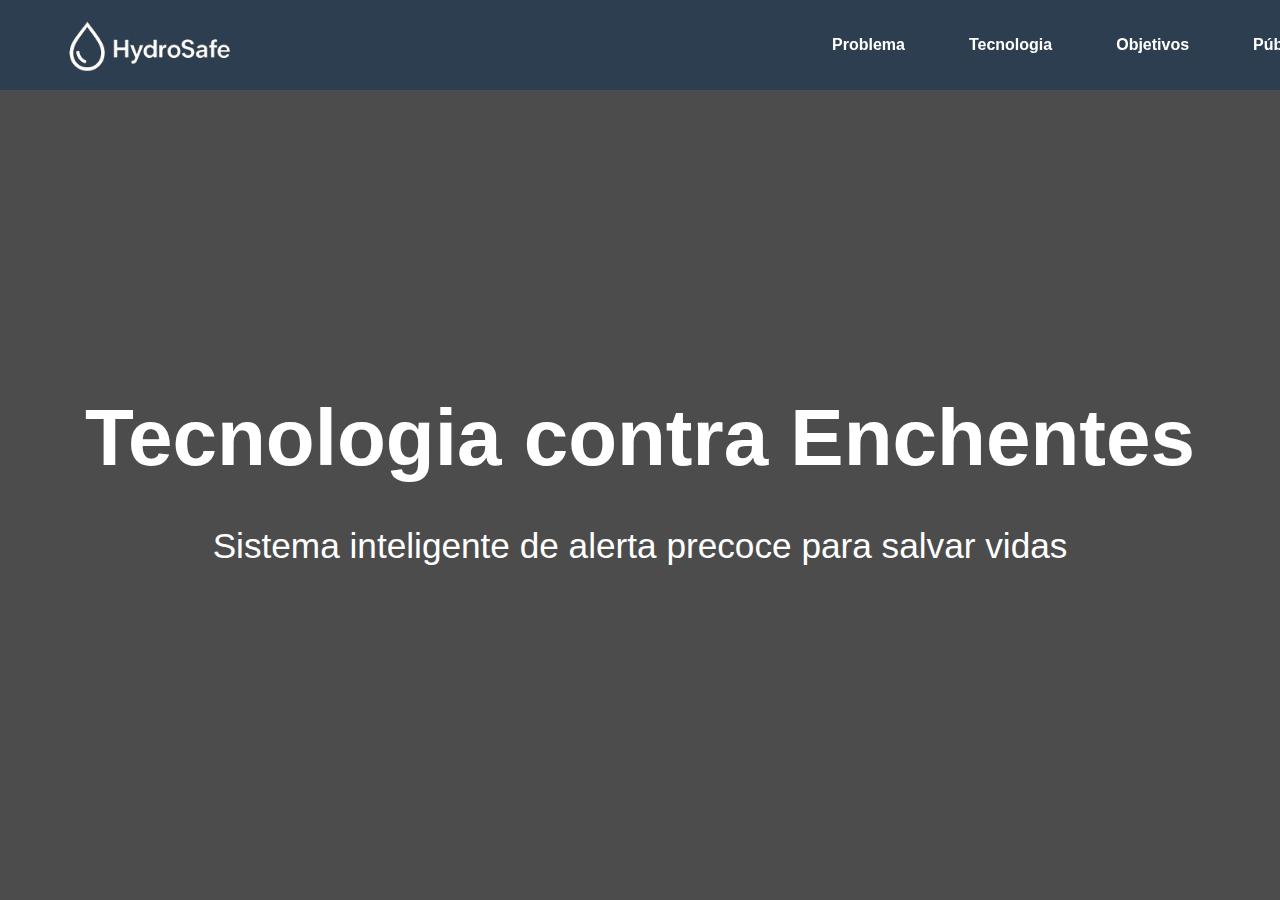
<file: HydroSafe_/index.html>
<!DOCTYPE html>
<html lang="en">
<head>
    <meta charset="UTF-8">
    <meta name="viewport" content="width=device-width, initial-scale=1.0">
    <title>HydroSafe</title>
    <link rel="stylesheet" href="./CSS/style.css">
</head>
<body>
    <header>
        <nav class="navbar">
            <a href="#" class="logo">
                <img src="./Assets/Logo HydroSafe.png" alt="AlertaEnchente">
            </a>
             <ul class="nav-menu">
                <li><a href="#problema">Problema</a></li>
                <li><a href="#tecnologia">Tecnologia</a></li>
                <li><a href="#objetivos">Objetivos</a></li>
                <li><a href="#publico">Público</a></li>
                <li><a href="#beneficios">Benefícios</a></li>
                <li><a href="#solucao">Solução</a></li>
            </ul>
        </nav>
    </header>
    <section class="hero">
    <div class="hero-content">
        <h1>Tecnologia contra Enchentes</h1>
        <p>Sistema inteligente de alerta precoce para salvar vidas</p>
    </div>
    </section>
</body>
</html>
</file>
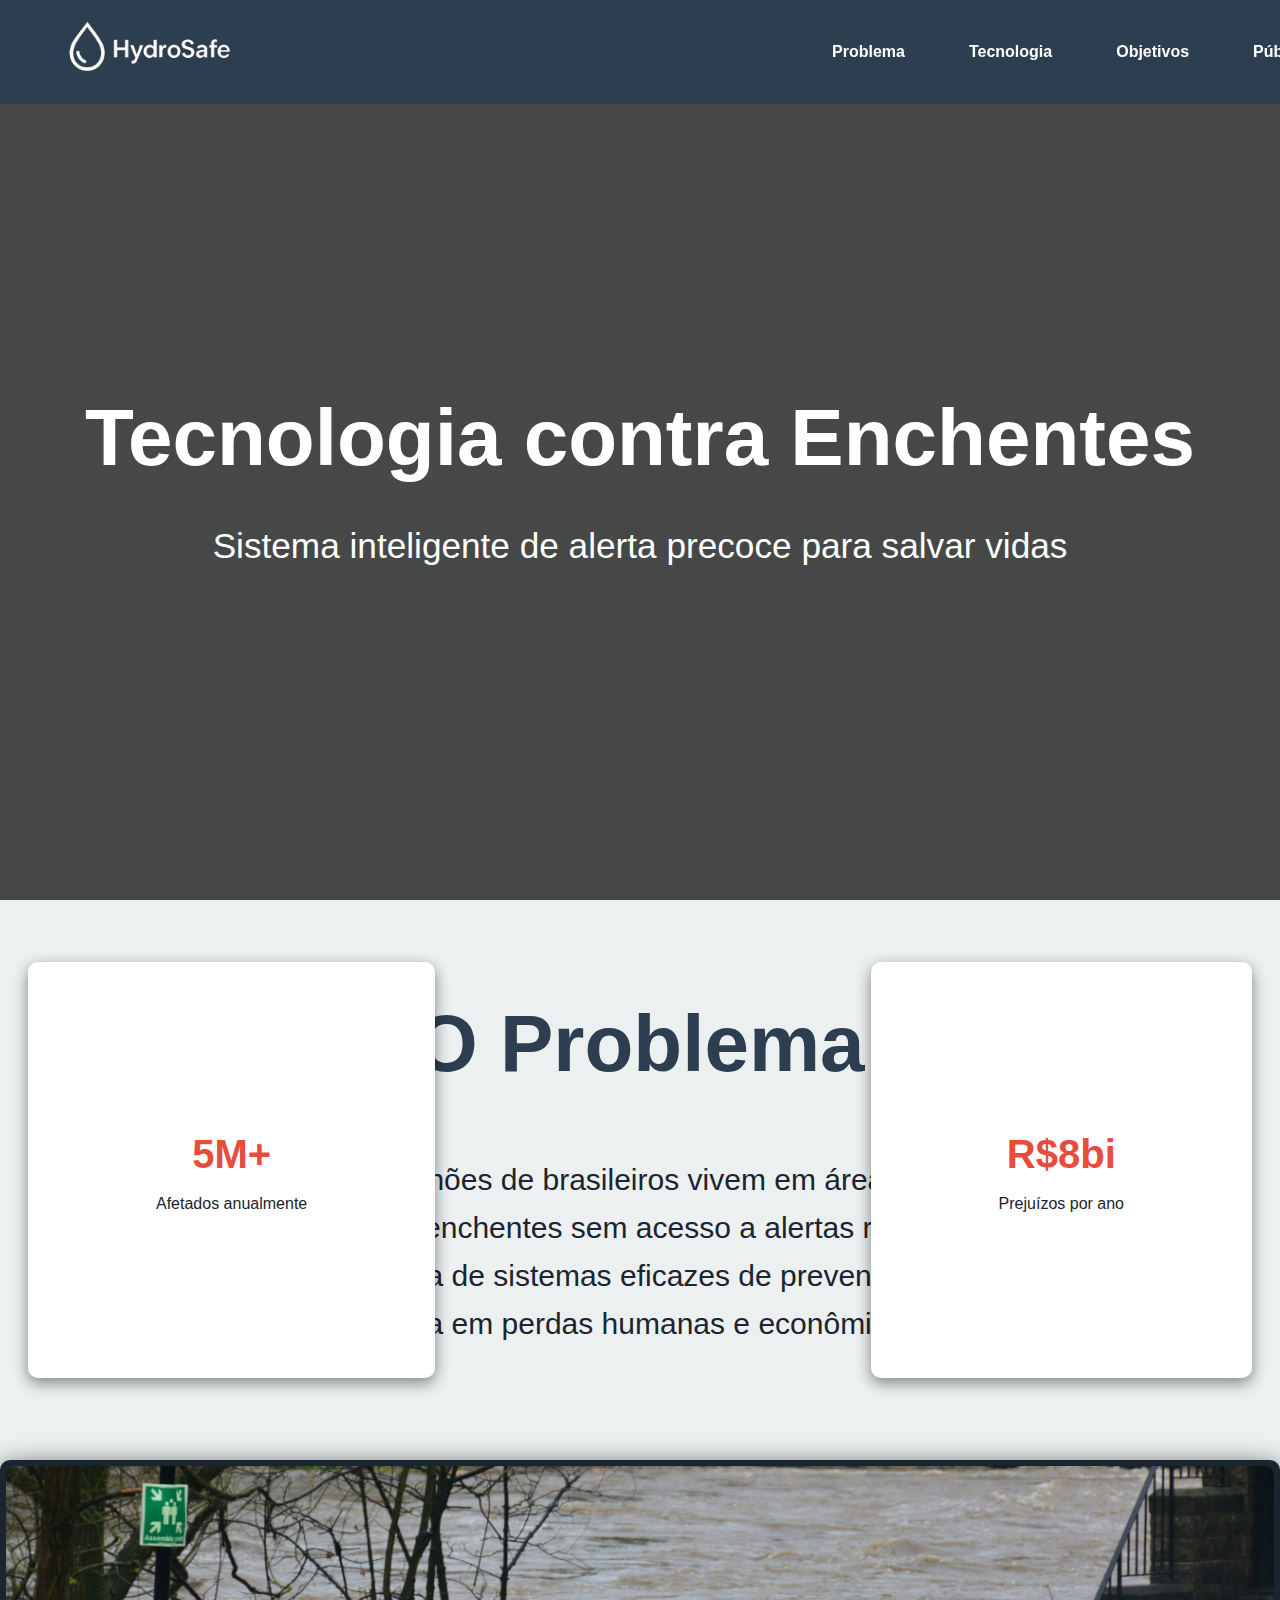
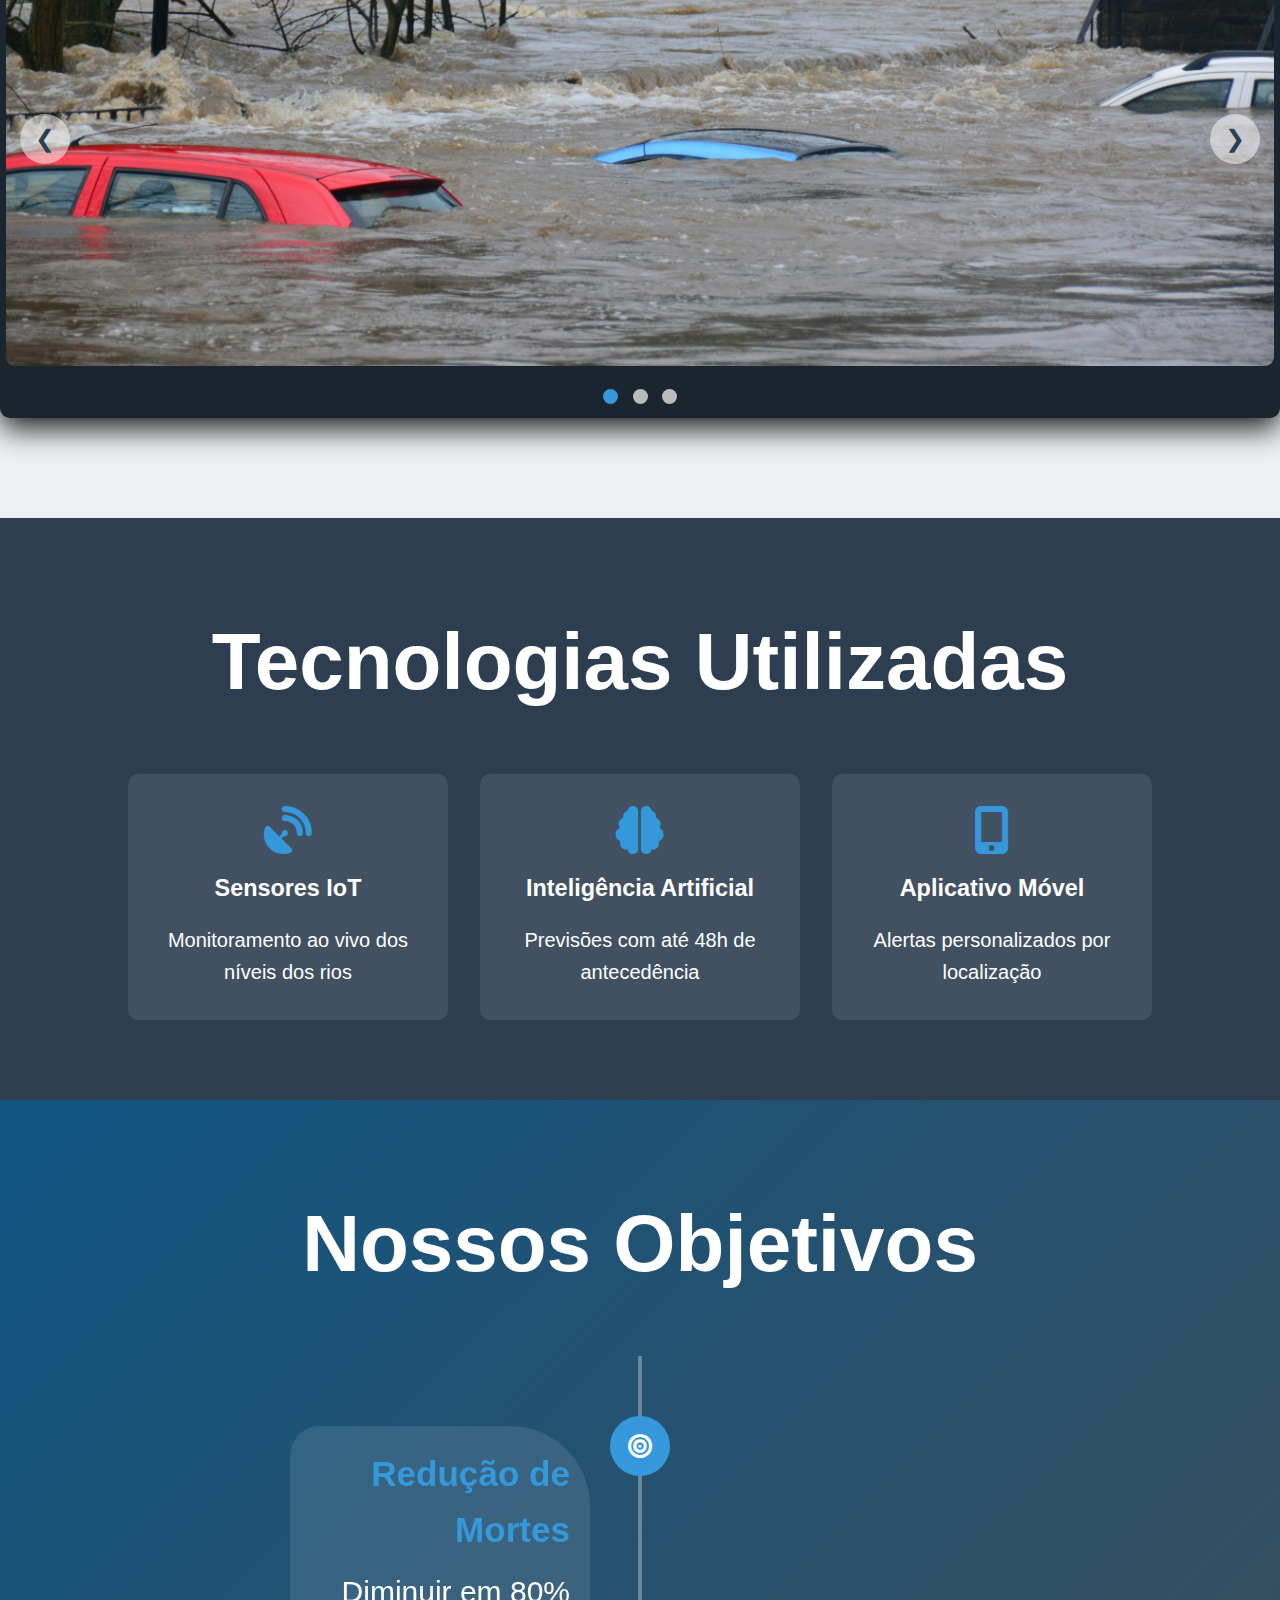
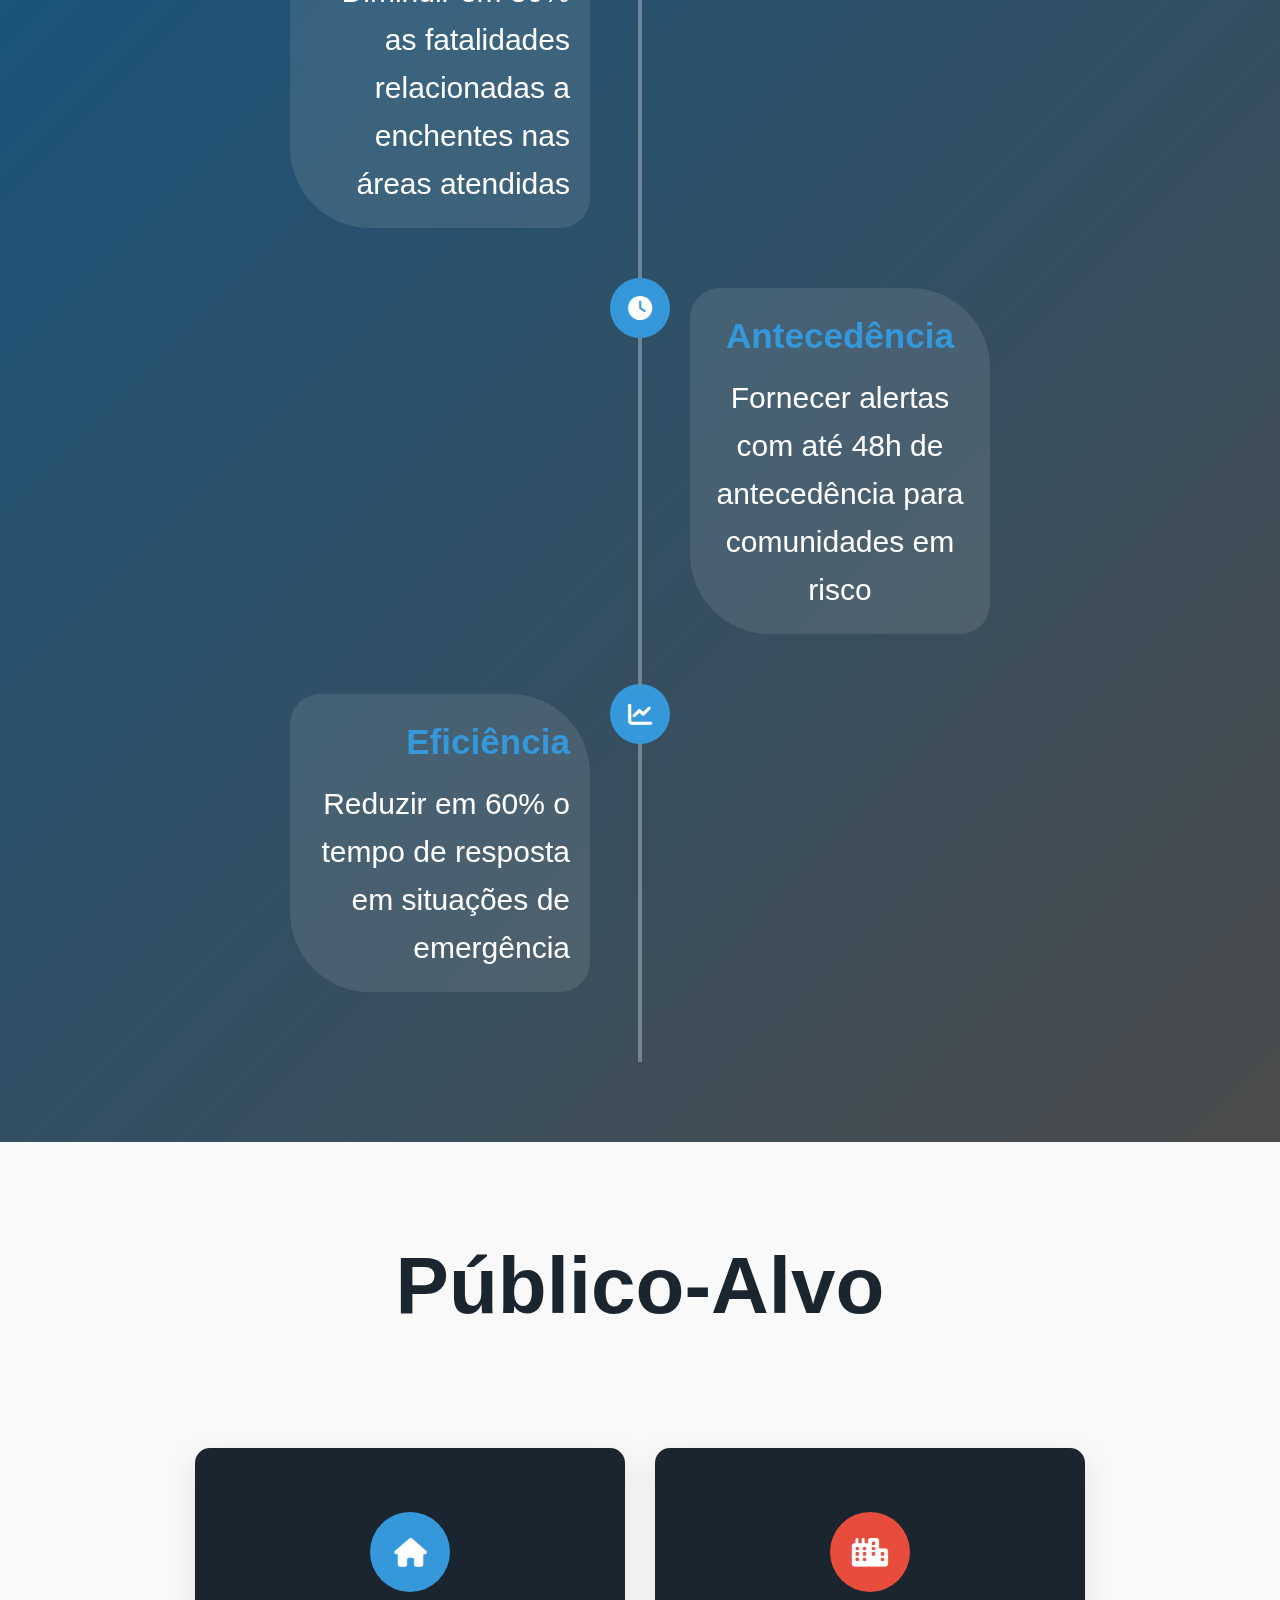
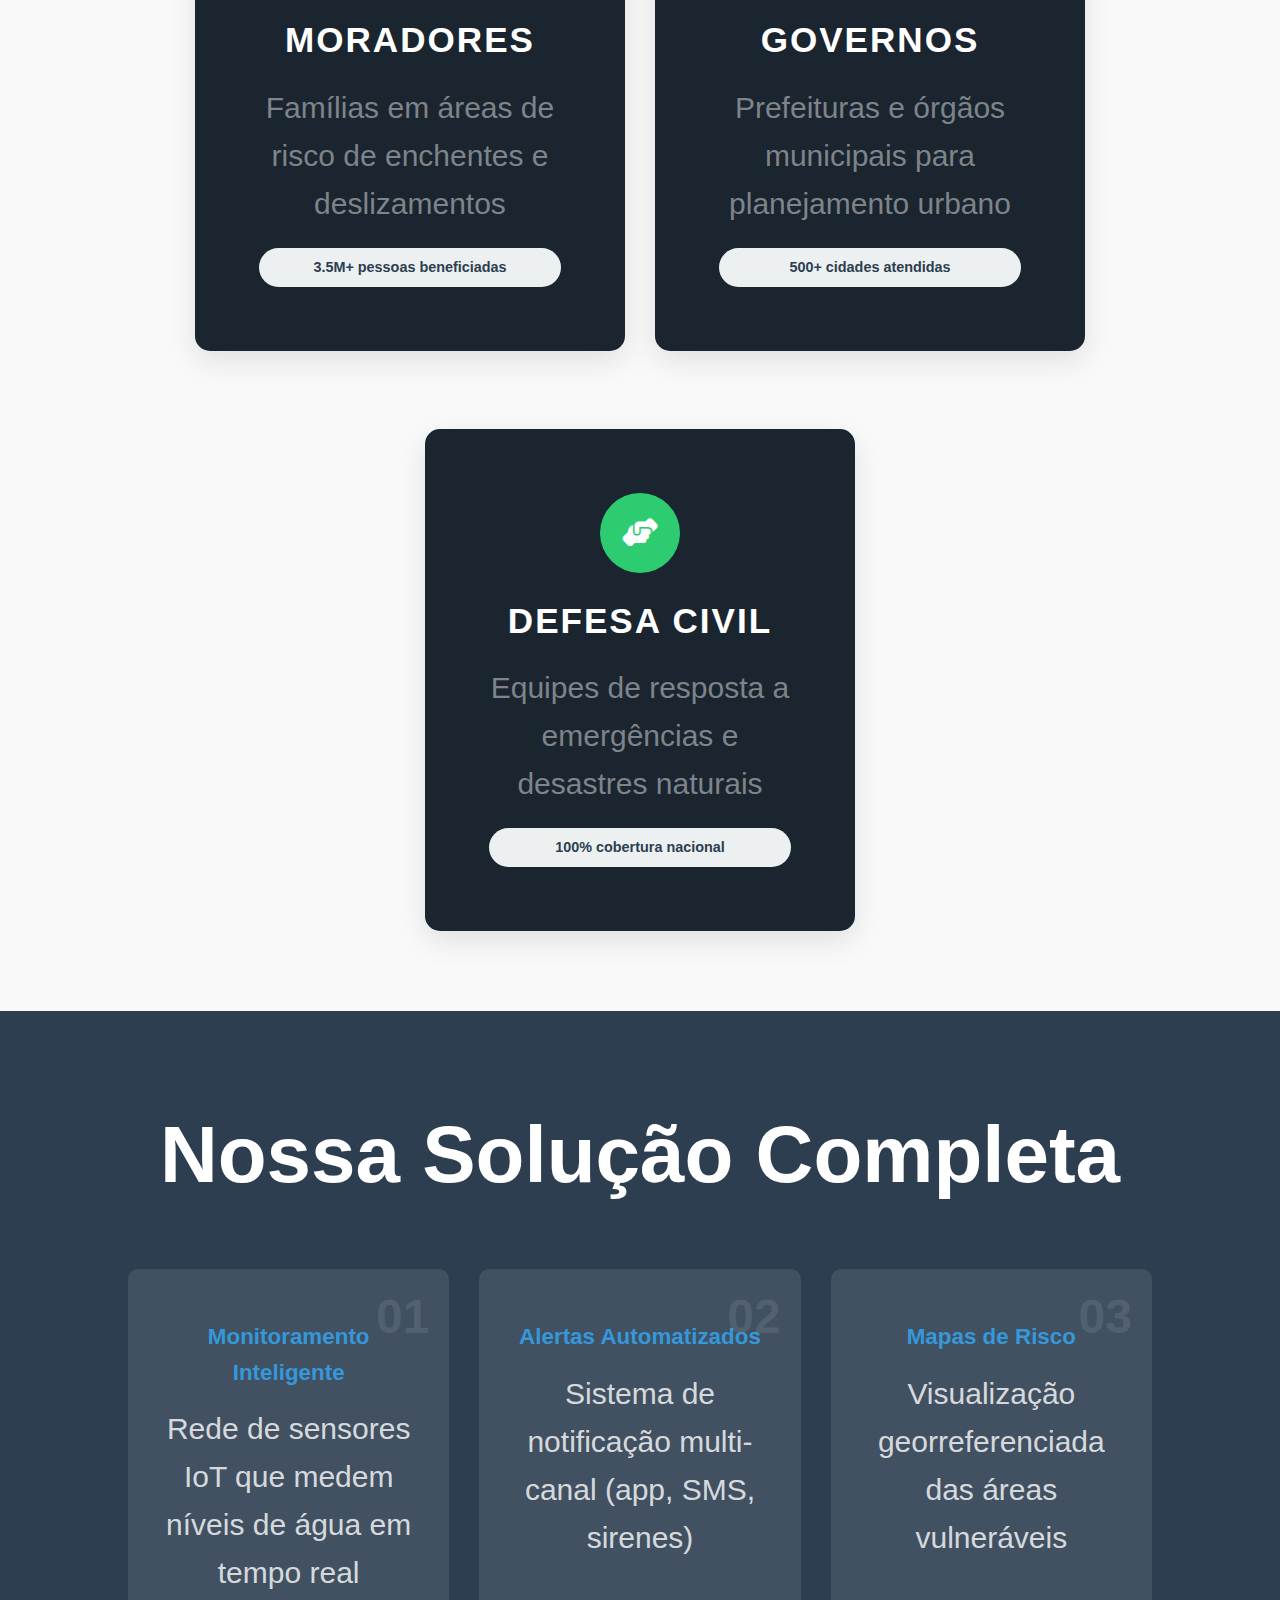
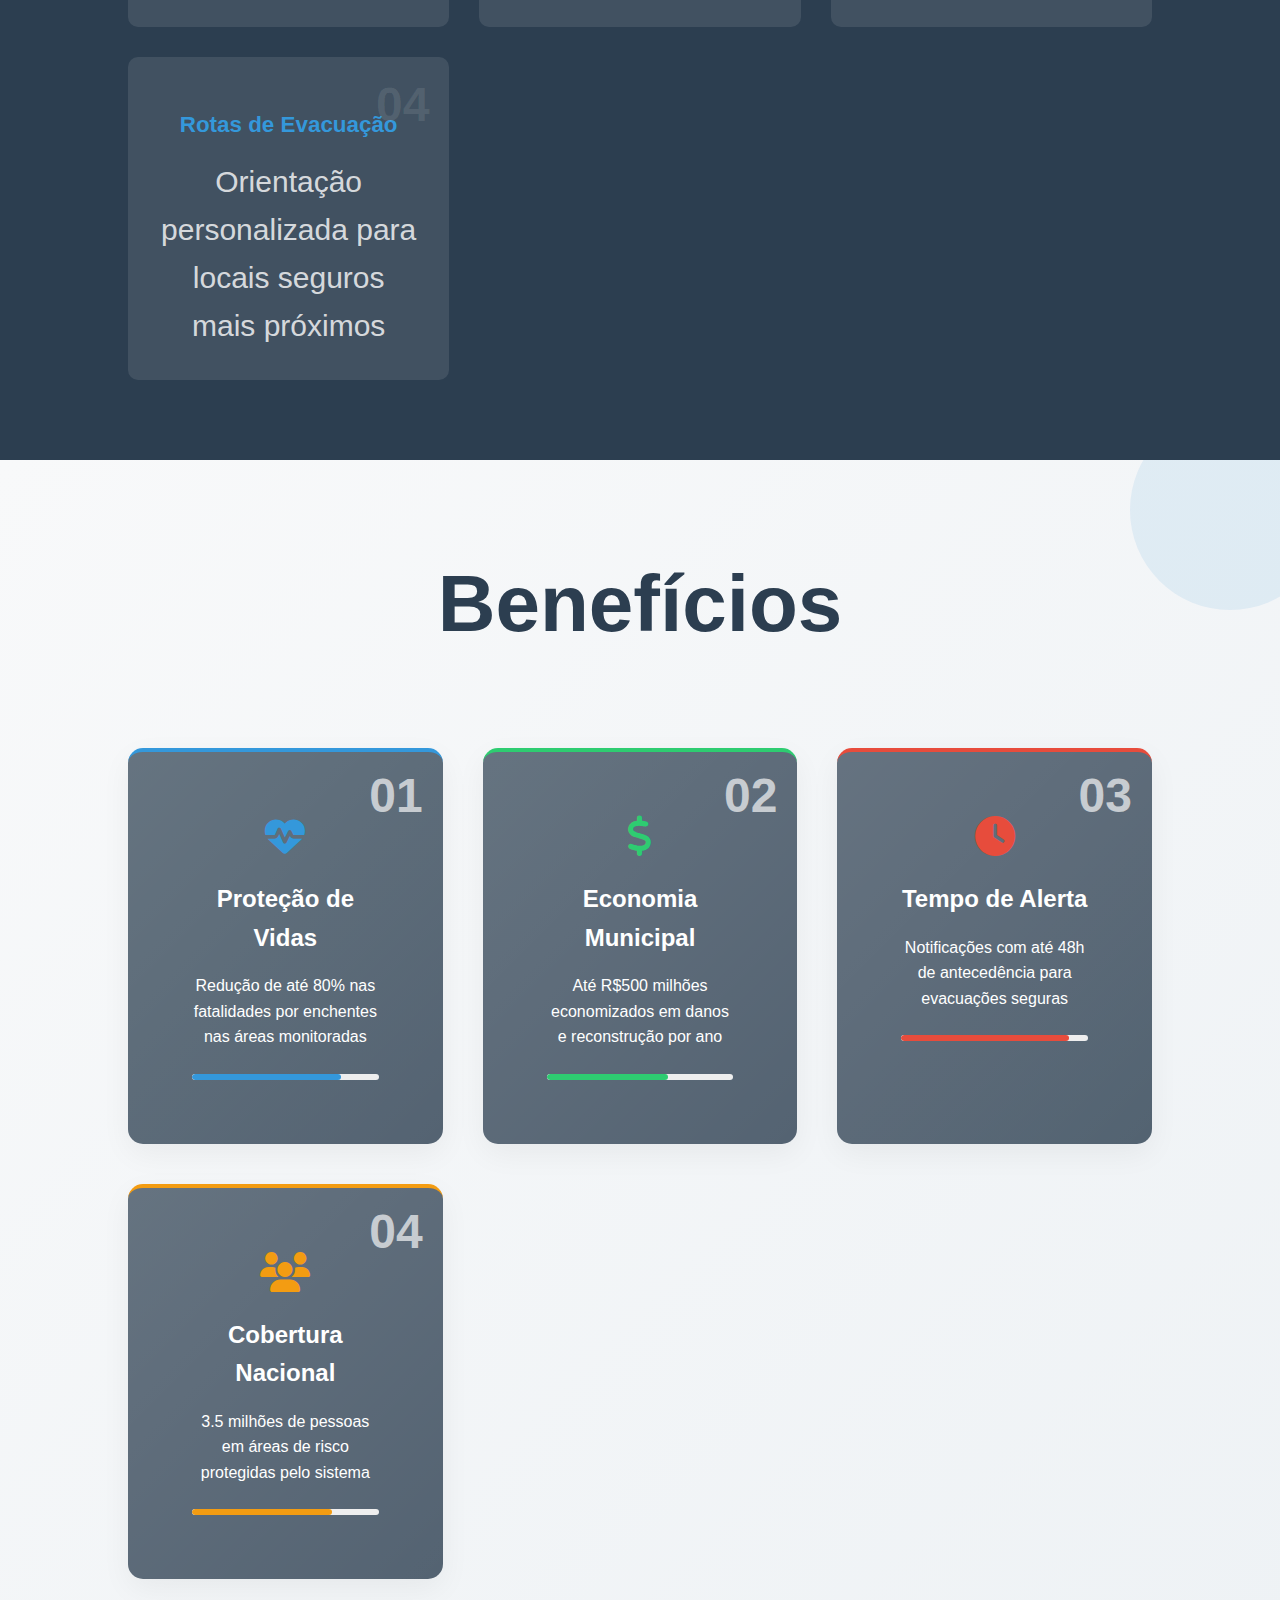
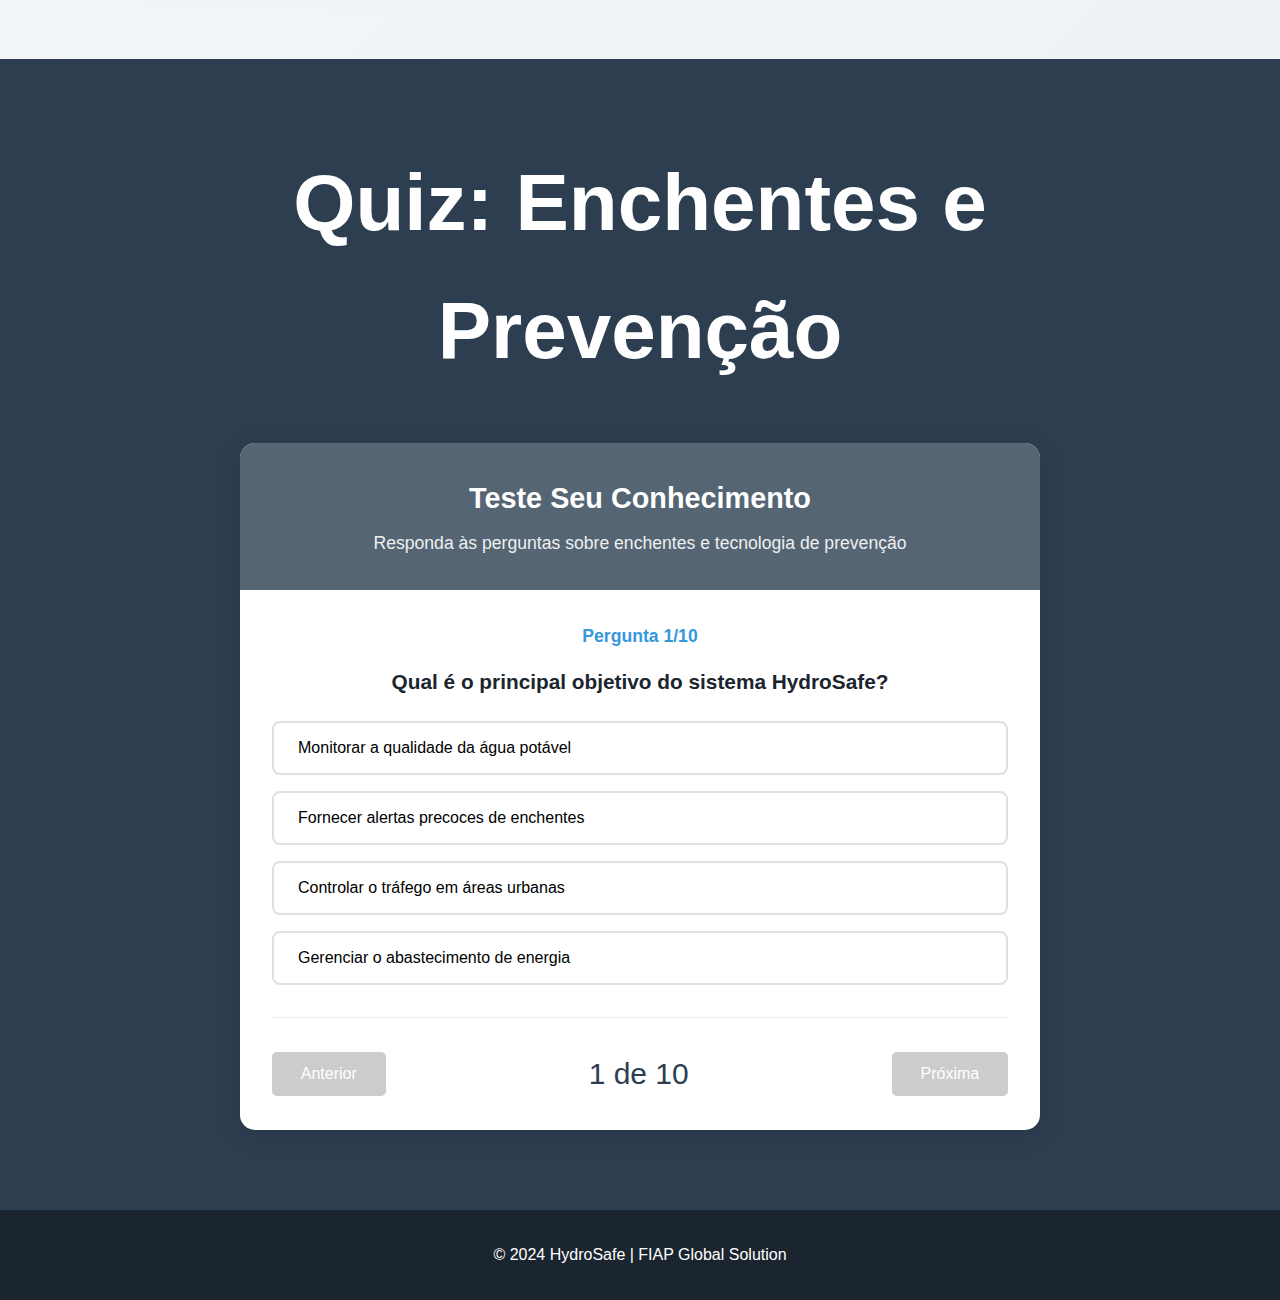
<file: src/index.html>
<!DOCTYPE html>
<html lang="en">
<head>
    <meta charset="UTF-8">
    <meta name="viewport" content="width=device-width, initial-scale=1.0">
    <title>HydroSafe</title>
    <link rel="stylesheet" href="./CSS/style.css">
    <link rel="stylesheet" href="https://cdnjs.cloudflare.com/ajax/libs/font-awesome/6.4.0/css/all.min.css">
<body>
    <header>
        <nav class="navbar">
            <a href="#" class="logo">
                <img src="./Assets/Logo HydroSafe.png" alt="AlertaEnchente">
            </a>
            <ul class="nav-menu">
                <li><a href="#problema">Problema</a></li>
                <li><a href="#tecnologia">Tecnologia</a></li>
                <li><a href="#objetivos">Objetivos</a></li>
                <li><a href="#publico">Público</a></li>
                <li><a href="#solucao">Solução</a></li>
                <li><a href="#beneficios">Benefícios</a></li>     
                <button class="hamburger">
                    <i class="fas fa-bars"></i> <!-- Ícone de 3 linhas (do Font Awesome) -->
                </button>
            </ul>
            <button class="theme-switcher-btn">
                <span class="theme-switcher-text">Tema</span>
                <span class="theme-switcher-icon">
                    <i class="fas fa-moon"></i>
                </span>
            </button>
        </nav>
    </header>
    <section class="hero">
    <div class="hero-content">
        <h1>Tecnologia contra Enchentes</h1>
        <p>Sistema inteligente de alerta precoce para salvar vidas</p>
    </div>
    </section>
    <section id="problema" class="section">
        <h2>O Problema</h2>
        <div class="content">
            <p>3.5 milhões de brasileiros vivem em áreas de
            <br>risco de enchentes sem acesso a alertas rápidos.</br></p>
            
            <p>A falta de sistemas eficazes de prevenção 
            <br>resulta em perdas humanas e econômicas.</br></p>
        </div>
        <div class="stats">
            <div class="stat">
                <span class="number">5M+</span>
                <span class="label">Afetados anualmente</span>
            </div>
            <div class="stat">
                <span class="number">R$8bi</span>
                <span class="label">Prejuízos por ano</span>
            </div>
        </div>
    </section>
    <section class="slideshow-container">
        <div class="slide active">
            <img src="./Assets/flood1.jpg" alt="Área alagada" style="border-radius: 9px;">
        </div>
        <div class="slide">
            <img src="./Assets/flood2..jpg" alt="Tecnologia" style="border-radius: 9px;">
        </div>
        <div class="slide">
            <img src="./Assets/flood3.jpg" alt="Objetivos" style="border-radius: 9px;">
        </div>
        <button class="slide-arrow prev">&#10094;</button>
        <button class="slide-arrow next">&#10095;</button>
        <div class="slide-nav">
            <span class="slide-dot active"></span>
            <span class="slide-dot"></span>
            <span class="slide-dot"></span>
        </div>
    </div>
    </section>
    <section id="tecnologia" class="section dark">
        <h2>Tecnologias Utilizadas</h2>
        <div class="tech-grid">
            <div class="tech-card">
                <i class="fas fa-satellite-dish"></i>
                <h3>Sensores IoT</h3>
                <p>Monitoramento ao vivo dos níveis dos rios</p>
            </div>
            <div class="tech-card">
                <i class="fas fa-brain"></i>
                <h3>Inteligência Artificial</h3>
                <p>Previsões com até 48h de antecedência</p>
            </div>
            <div class="tech-card">
                <i class="fas fa-mobile-alt"></i>
                <h3>Aplicativo Móvel</h3>
                <p>Alertas personalizados por localização</p>
            </div>
        </div>
    </section>
     <section id="objetivos" class="section gradient-bg">
        <div class="container">
            <h2>Nossos Objetivos</h2>
            <div class="timeline">
                <div class="timeline-item">
                    <div class="timeline-icon">
                        <i class="fas fa-bullseye"></i>
                    </div>
                    <div class="timeline-content">
                        <h3>Redução de 
                        <br>Mortes</br></h3>
                        <p>Diminuir em 80% as fatalidades relacionadas a enchentes nas áreas atendidas</p>
                    </div>
                </div>
                <div class="timeline-item">
                    <div class="timeline-icon">
                        <i class="fas fa-clock"></i>
                    </div>
                    <div class="timeline-content">
                        <h3>Antecedência</h3>
                        <p>Fornecer alertas com até 48h de antecedência para comunidades em risco</p>
                    </div>
                </div>
                <div class="timeline-item">
                    <div class="timeline-icon">
                        <i class="fas fa-chart-line"></i>
                    </div>
                    <div class="timeline-content">
                        <h3>Eficiência</h3>
                        <p>Reduzir em 60% o tempo de resposta em situações de emergência</p>
                    </div>
                </div>
            </div>
        </div>
    </section>
     <section id="publico" class="section cards-section">
        <div class="container">
            <h2>Público-Alvo</h2>
            <div class="audience-cards">
                <div class="audience-card">
                    <div class="card-icon" style="background-color: #3498db;">
                        <i class="fas fa-home"></i>
                    </div>
                    <h3>MORADORES</h3>
                    <p>Famílias em áreas de risco de enchentes e deslizamentos</p>
                    <div class="card-stats">3.5M+ pessoas beneficiadas</div>
                </div>
                <div class="audience-card">
                    <div class="card-icon" style="background-color: #e74c3c;">
                        <i class="fas fa-city"></i>
                    </div>
                    <h3>GOVERNOS</h3>
                    <p>Prefeituras e órgãos municipais para planejamento urbano</p>
                    <div class="card-stats">500+ cidades atendidas</div>
                </div>
                <div class="audience-card">
                    <div class="card-icon" style="background-color: #2ecc71;">
                        <i class="fas fa-hands-helping"></i>
                    </div>
                    <h3>DEFESA CIVIL</h3>
                    <p>Equipes de resposta a emergências e desastres naturais</p>
                    <div class="card-stats">100% cobertura nacional</div>
                </div>
            </div>
        </div>
    </section>
    <section id="solucao" class="section feature-section">
        <div class="container">
            <h2>Nossa Solução Completa</h2>
            <div class="feature-grid">
                <div class="feature-item">
                    <div class="feature-number">01</div>
                    <h3>Monitoramento Inteligente</h3>
                    <p>Rede de sensores IoT que medem níveis de água em tempo real</p>
                </div>
                <div class="feature-item">
                    <div class="feature-number">02</div>
                    <h3>Alertas Automatizados</h3>
                    <p>Sistema de notificação multi-canal (app, SMS, sirenes)</p>
                </div>
                <div class="feature-item">
                    <div class="feature-number">03</div>
                    <h3>Mapas de Risco</h3>
                    <p>Visualização georreferenciada das áreas vulneráveis</p>
                </div>
                <div class="feature-item">
                    <div class="feature-number">04</div>
                    <h3>Rotas de Evacuação</h3>
                    <p>Orientação personalizada para locais seguros mais próximos</p>
                </div>
            </div>
        </div>
    </section>
    <section id="beneficios" class="section benefits-section">
    <div class="container">
        <h8 class="benefits-title">Benefícios</h8>     
        <div class="benefits-container">
            <div class="benefit-card" style="--accent-color: #3498db;">
                <div class="benefit-number">01</div>
                <div class="benefit-content">
                    <i class="fas fa-heartbeat"></i>
                    <h3>Proteção de Vidas</h3>
                    <p>Redução de até 80% nas fatalidades por enchentes nas áreas monitoradas</p>
                    <div class="benefit-bar">
                        <div class="bar-fill" style="width: 80%;"></div>
                    </div>
                </div>
            </div>
            <div class="benefit-card" style="--accent-color: #2ecc71;">
                <div class="benefit-number">02</div>
                <div class="benefit-content">
                    <i class="fas fa-dollar-sign"></i>
                    <h3>Economia Municipal</h3>
                    <p>Até R$500 milhões economizados em danos e reconstrução por ano</p>
                    <div class="benefit-bar">
                        <div class="bar-fill" style="width: 65%;"></div>
                    </div>
                </div>
            </div>
            <div class="benefit-card" style="--accent-color: #e74c3c;">
                <div class="benefit-number">03</div>
                <div class="benefit-content">
                    <i class="fas fa-clock"></i>
                    <h3>Tempo de Alerta</h3>
                    <p>Notificações com até 48h de antecedência para evacuações seguras</p>
                    <div class="benefit-bar">
                        <div class="bar-fill" style="width: 90%;"></div>
                    </div>
                </div>
            </div>
            <div class="benefit-card" style="--accent-color: #f39c12;">
                <div class="benefit-number">04</div>
                <div class="benefit-content">
                    <i class="fas fa-users"></i>
                    <h3>Cobertura Nacional</h3>
                    <p>3.5 milhões de pessoas em áreas de risco protegidas pelo sistema</p>
                    <div class="benefit-bar">
                        <div class="bar-fill" style="width: 75%;"></div>
                    </div>
                </div>
            </div>
        </div>
    </div>
</section>
<section id="quiz" class="section quiz-section">
    <div class="container">
        <h2>Quiz: Enchentes e Prevenção</h2>
        <div class="quiz-container">
            <div class="quiz-header">
                <h3>Teste Seu Conhecimento</h3>
                <p>Responda às perguntas sobre enchentes e tecnologia de prevenção</p>
            </div>
            <div class="quiz-body">
                <div class="question-container">
                    <div class="question-number">Pergunta <span id="current-question">1</span>/10</div>
                    <h4 id="question-text">Carregando perguntas...</h4>
                    <div id="options-container" class="options-container">
                    </div>
                </div>
                <div class="quiz-footer">
                    <button id="prev-btn" class="quiz-btn" disabled>Anterior</button>
                    <span id="question-counter">1 de 10</span>
                    <button id="next-btn" class="quiz-btn">Próxima</button>
                </div>
            </div>
            <div class="quiz-result">
                <h3>Resultado do Quiz</h3>
                <div class="score-container">
                    <div class="score-circle">
                        <span id="score-percent">0</span>%
                    </div>
                    <p id="score-text">Você acertou <span id="correct-answers">0</span> de 10 perguntas</p>
                </div>
                <div class="progress-bar">
                    <div id="progress-fill" class="progress-fill"></div>
                </div>
                <button id="restart-btn" class="quiz-btn">Refazer Quiz</button>
            </div>
        </div>
    </div>
</section>
    <footer>
        <p>© 2024 HydroSafe | FIAP Global Solution</p>
    </footer>
    <script src="./JS/script.js"></script>
</body>
</html>
</file>
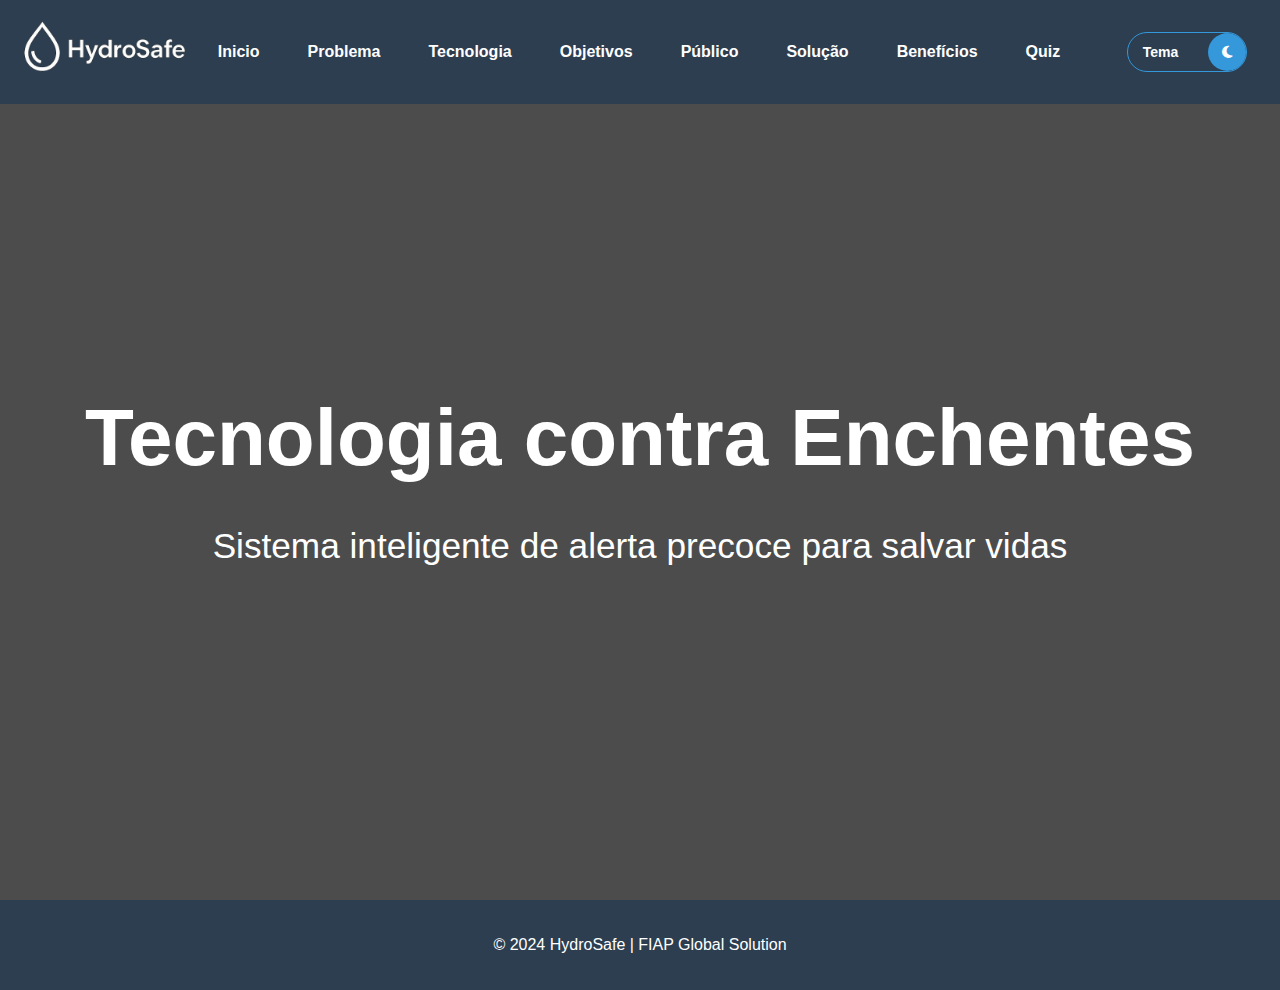
<file: GS-FrontEnd/src/index.html>
<!DOCTYPE html>
<html lang="en">
<head>
    <meta charset="UTF-8">
    <meta name="viewport" content="width=device-width, initial-scale=1.0">
    <title>HydroSafe</title>
    <link rel="stylesheet" href="./CSS/style.css">
    <link rel="stylesheet" href="https://cdnjs.cloudflare.com/ajax/libs/font-awesome/6.4.0/css/all.min.css">
<body>
    <header>
        <nav class="navbar">
            <a href="#" class="logo">
                <img src="./Assets/imgs/Logo HydroSafe.png" alt="AlertaEnchente">
            </a>
            <ul class="nav-menu">
                <li><a href="/GS-FrontEnd/src/index.html">Inicio</a></li>
                <li><a href="/GS-FrontEnd/pages/problema.html">Problema</a></li>
                <li><a href="/GS-FrontEnd/pages/tecnologia.html">Tecnologia</a></li>
                <li><a href="/GS-FrontEnd/pages/objetivos.html">Objetivos</a></li>
                <li><a href="/GS-FrontEnd/pages/publico.html">Público</a></li>
                <li><a href="/GS-FrontEnd/pages/solucao.html">Solução</a></li>
                <li><a href="/GS-FrontEnd/pages/beneficios.html">Benefícios</a></li>     
                <li><a href="/GS-FrontEnd/pages/quiz.html">Quiz</a></li>     
                <button class="hamburger">
                    <i class="fas fa-bars"></i> <!-- Ícone de 3 linhas (do Font Awesome) -->
                </button>
            </ul>
            <button class="theme-switcher-btn">
                <span class="theme-switcher-text">Tema</span>
                <span class="theme-switcher-icon">
                    <i class="fas fa-moon"></i>
                </span>
            </button>
        </nav>
    </header>
    <section class="hero">
    <div class="hero-content">
        <h1>Tecnologia contra Enchentes</h1>
        <p>Sistema inteligente de alerta precoce para salvar vidas</p>
    </div>
    </section>
    <footer>
        <p>© 2024 HydroSafe | FIAP Global Solution</p>
    </footer>
    <script src="./JS/script.js"></script>
</body>
</html>
</file>
<file: HydroSafe_/CSS/style.css>
:root {
    --primary: #2c3e50;
    --secondary: #3498db;
    --accent: #e74c3c;
    --light: #ecf0f1;
    --dark: #1a252f;
    --font: 'Poppins', sans-serif;
}
* {
    margin: 0;
    padding: 0;
    box-sizing: border-box;
}

body {
    font-family: var(--font);
    line-height: 1.6;
    color: var(--dark);
    background-color: var(--light);
    transition: all 0.3s ease;
}
.navbar {
    display: flex;
    justify-content: space-between;
    align-items: center;
    padding: 2rem 3rem;
    background-color: var(--primary);
    position: fixed;
    width: 100%;
    z-index: 1000;
    box-shadow: rgba(0, 0, 0, 0.884);
}
.logo img {
    position: fixed;
    width: 200px;
    top: -50px;
    display: flex;
}

.nav-menu {
    display: flex;
    list-style: none;
    margin-left: 720px;
}

.nav-menu li {
    margin-left: 4rem;
}

.nav-menu a {
    color: rgb(255, 255, 255);
    text-decoration: none;
    font-weight: 600;
    transition: color 0.3s;
}

.nav-menu a:hover {
    color: var(--secondary);
}
.hero {
    height: 100vh;
    background: linear-gradient(rgba(0,0,0,0.7), rgba(0,0,0,0.7)), url('https://images.unsplash.com/photo-1476231682828-37e571bc172f?w=1000&auto=format');
    background-size: cover;
    display: flex;
    align-items: center;
    justify-content: center;
    text-align: center;
    color: white;
    padding-top: 80px;
}

.hero-content h1 {
    font-size: 5rem;
    margin-bottom: 1rem;
}

.hero-content p {
    font-size: 2.2rem;
    margin-bottom: 2rem;
}
footer {
    background-color: var(--dark);
    color: white;
    text-align: center;
    padding: 2rem;
}
.section {
    padding: 5rem 10%;
    text-align: center;
    font-size: 30px;
}

.section h2 {
    font-size: 5rem;
    margin-bottom: 3rem;
    color: var(--primary);
}
.section.dark {
    background-color: var(--primary);
    color: white;
    font-size: 20px;
}

.section.dark h2 {
    color: white;
}

.stats {
    position: relative;
    display: flex;
    justify-content: space-between;
    top: -450px;
    margin-top: 4rem;
    margin-left: -100px;
    margin-right: -100px;
    margin-bottom: -28rem;
}

.stat {
    background-color: white;
    padding: 10rem 8rem;
    border-radius: 10px;
    box-shadow: 0 5px 15px rgba(0, 0, 0, 0.459);
    font-size: 20px;
    cursor: pointer;
    transition: transform 0.3s;
    
}
.stat:hover {
    transform: translateY(-10px);
}


.number {
    display: block;
    font-size: 2.5rem;
    font-weight: 700;
    color: var(--accent);

}

.label {
    font-size: 1rem;
    color: var(--dark);
}
.tech-grid {
    display: grid;
    grid-template-columns: repeat(auto-fit, minmax(250px, 1fr));
    gap: 2rem;
    margin-top: 3rem;
}

.tech-card {
    background-color: rgba(255,255,255,0.1);
    padding: 2rem;
    border-radius: 10px;
    transition: transform 0.3s;
    cursor: pointer;
}

.tech-card:hover {
    transform: translateY(-10px);
}

.tech-card i {
    font-size: 3rem;
    margin-bottom: 1rem;
    color: var(--secondary);
}

.tech-card h3 {
    margin-bottom: 1rem;
}

.gradient-bg {
    background: linear-gradient(135deg, #115583 0%, #4b4b4b 100%);
    color: white;
}

.timeline {
    position: relative;
    max-width: 800px;
    margin: 0 auto;
    padding: 40px 0;
}

.timeline::before {
    content: '';
    position: absolute;
    width: 4px;
    background-color: rgba(255,255,255,0.3);
    top: 0;
    bottom: 0;
    left: 50%;
    margin-left: -2px;
}

.timeline-item {
    padding: 30px 50px;
    position: relative;
    width: 50%;
    box-sizing: border-box;
}

.timeline-item:nth-child(odd) {
    left: 0;
    text-align: right;
}

.timeline-item:nth-child(even) {
    left: 50%;
}

.timeline-icon {
    width: 60px;
    height: 60px;
    background-color: var(--secondary);
    border-radius: 50%;
    display: flex;
    align-items: center;
    justify-content: center;
    position: absolute;
    top: 20px;
    z-index: 1;
}

.timeline-item:nth-child(odd) .timeline-icon {
    right: -30px;
}

.timeline-item:nth-child(even) .timeline-icon {
    left: -30px;
}

.timeline-icon i {
    font-size: 1.5rem;
    color: white;
}

.timeline-content {
    padding: 20px;
    background-color: rgba(255,255,255,0.1);
    border-radius: 30px 80px 30px 80px;
    backdrop-filter: blur(5px);
    cursor: pointer;
    transition: transform 0.3s;
}
.timeline-content:hover{
    transform: translateY(-20px);
}

.timeline-content h3 {
    color: var(--secondary);
    margin-bottom: 10px;
}
.container h2{
    color: white;
}



.cards-section {
    background-color: #f9f9f9;
    cursor: pointer;
}

.audience-cards {
    display: flex;
    justify-content: center;
    flex-wrap: wrap;
    gap: 30px;
    margin-top: 50px;
}

.audience-card {
    background: #1a252f;
    border-radius: 15px;
    padding: 4rem ;
    width: 430px;
    box-shadow: 0 10px 30px rgba(0,0,0,0.1);
    transition: transform 0.3s;
    text-align: center;
    margin-top: 3rem;

}

.audience-card:hover {
    transform: translateY(-10px);
}

.card-icon {
    width: 80px;
    height: 80px;
    margin: 0 auto 20px;
    border-radius: 50%;
    display: flex;
    align-items: center;
    justify-content: center;
    color: white;
    font-size: 1.8rem;
}

.audience-card h3 {
    margin-bottom: 15px;
    color: white;
    letter-spacing: 2px;
}
.publico h2 {
    color: black;
} 

.audience-card p {
    color: #ffffff70;
    margin-bottom: 20px;
}

.card-stats {
    background-color: var(--light);
    padding: 8px;
    border-radius: 20px;
    font-weight: bold;
    color: var(--primary);
    font-size: 0.9rem;
}
#publico h2{
    color: #1a252f;
}
/* Estilos do slideshow */
.slideshow-container {
    max-width: 1600px;
    position: relative;
    margin: auto;
    margin-top: 0rem;
    box-shadow: 0 10px 30px rgba(0, 0, 0, 0.911);
    border-radius: 10px;
    overflow: hidden;
    margin-bottom: 100px;
    background-color: #1a252f;
    padding: 0.4rem;
}

.slide {
    display: none;
    width: 100%;
    height: 500px;
    position: relative;
}

.slide.active {
    display: block;
}

.slide img {
    width: 100%;
    height: 100%;
    object-fit: cover;
}

.slide-caption {
    position: absolute;
    bottom: 0;
    left: 0;
    right: 0;
    background: rgba(44, 62, 80, 0.8);
    color: white;
    padding: 20px;
    text-align: center;
    font-family: 'Poppins', sans-serif;
}

.slide-nav {
    text-align: center;
    margin-top: 20px;
}

.slide-dot {
    display: inline-block;
    width: 15px;
    height: 15px;
    margin: 0 5px;
    background-color: #bbb;
    border-radius: 50%;
    cursor: pointer;
    transition: background-color 0.3s;
}

.slide-dot.active {
    background-color: #3498db;
}

.slide-arrow {
    position: absolute;
    top: 50%;
    transform: translateY(-50%);
    width: 50px;
    height: 50px;
    background-color: rgba(255,255,255,0.5);
    color: #2c3e50;
    border: none;
    border-radius: 50%;
    font-size: 24px;
    cursor: pointer;
    display: flex;
    align-items: center;
    justify-content: center;
    z-index: 10;
}

.slide-arrow:hover {
    background-color: rgba(255,255,255,0.8);
}

.prev {
    left: 20px;
}

.next {
    right: 20px;
}

@media (max-width: 768px) {
    .slide {
        height: 300px;
    }
    
    .slide-arrow {
        width: 40px;
        height: 40px;
        font-size: 18px;
    }
}
.feature-section {
    background-color: var(--primary);
    color: white;
}

.feature-grid {
    display: grid;
    grid-template-columns: repeat(auto-fit, minmax(250px, 1fr));
    gap: 30px;
    margin-top: 50px;
}

.feature-item {
    background-color: rgba(255,255,255,0.1);
    padding: 30px;
    border-radius: 10px;
    position: relative;
    overflow: hidden;
    transition: all 0.3s;
    cursor: pointer;
}

.feature-item:hover {
    background-color: rgba(255,255,255,0.2);
    transform: translateY(-5px);
}

.feature-number {
    position: absolute;
    top: 10px;
    right: 20px;
    font-size: 3rem;
    font-weight: bold;
    color: rgba(255,255,255,0.1);
}

.feature-item h3 {
    color: var(--secondary);
    margin: 20px 0 15px;
    font-size: 1.4rem;
}

.feature-item p {
    color: rgba(255,255,255,0.8);
}

/* Seção de Benefícios - Estilo Moderno */
.benefits-section {
    background: linear-gradient(135deg, #f8f9fa 0%, #eef2f5 100%);
    position: relative;
    overflow: hidden;
}

.benefits-section::before {
    content: '';
    position: absolute;
    top: -50px;
    right: -50px;
    width: 200px;
    height: 200px;
    background: rgba(52, 152, 219, 0.1);
    border-radius: 50%;
}

.benefits-title {
    font-size: 5rem;
    text-align: center;
    color: #2c3e50;
    position: relative;
    font-weight: 600;
}
.benefits-container {
    display: grid;
    grid-template-columns: repeat(auto-fit, minmax(300px, 1fr));
    gap: 40px;
    position: relative;
    z-index: 2;
    cursor: pointer;
    margin-top: 5rem;
}

.benefit-card {
    background: rgba(44, 62, 80, 0.8);
    border-radius: 15px;
    padding: 4rem;
    box-shadow: 0 10px 30px rgba(0,0,0,0.05);
    transition: all 0.4s cubic-bezier(0.175, 0.885, 0.32, 1.275);
    border-top: 4px solid var(--accent-color);
    position: relative;
    overflow: hidden;
}

.benefit-card:hover {
    transform: translateY(-10px);
    box-shadow: 0 15px 40px rgba(0,0,0,0.1);
}

.benefit-number {
    position: absolute;
    top: 20px;
    right: 20px;
    font-size: 3rem;
    font-weight: 800;
    color: rgba(255, 255, 255, 0.664);
    line-height: 1;
}

.benefit-content {
    position: relative;
    z-index: 2;
}

.benefit-content i {
    font-size: 2.5rem;
    color: var(--accent-color);
    margin-bottom: 1.5rem;
    display: inline-block;
}

.benefit-card h3 {
    color: white;
    margin-bottom: 1rem;
    font-size: 1.5rem;
}

.benefit-card p {
    color: #ffffff;
    margin-bottom: 1.5rem;
    font-size: 1rem;
    line-height: 1.6;
}

.benefit-bar {
    height: 6px;
    background: #eee;
    border-radius: 3px;
    margin-top: 1.5rem;
    overflow: hidden;
}

.bar-fill {
    height: 100%;
    background: var(--accent-color);
    border-radius: 3px;
    transition: width 1s ease-in-out;
}

/* Efeitos especiais */
.benefit-card::after {
    content: '';
    position: absolute;
    top: 0;
    left: 0;
    width: 100%;
    height: 100%;
    background: linear-gradient(135deg, rgba(255,255,255,0.1) 0%, rgba(255,255,255,0) 100%);
    z-index: 1;
}

/* Responsividade */
@media (max-width: 768px) {
    .benefits-title {
        font-size: 2.5rem;
    }
    
    .benefits-title span {
        font-size: 1.2rem;
    }
    
    .benefits-container {
        grid-template-columns: 1fr;
    }
}




/* Estilos do Quiz com Animações*/
.quiz-section {
    background-color: var(--primary);
    padding: 5rem 10%;
}

.quiz-container {
    max-width: 800px;
    margin: 0 auto;
    background: white;
    border-radius: 15px;
    box-shadow: 0 5px 25px rgba(0, 0, 0, 0.1);
    overflow: hidden;
    position: relative;
    min-height: 400px; 
}

.quiz-header {
    background: rgba(44, 62, 80, 0.8);
    color: white;
    padding: 2rem;
    text-align: center;
    transition: all 0.3s ease;
}

.quiz-header h3 {
    font-size: 1.8rem;
    margin-bottom: 0.5rem;
    animation: fadeIn 0.5s ease;
}

.quiz-header p {
    opacity: 0.9;
    font-size: 1.1rem;
    animation: fadeIn 0.5s ease 0.2s forwards;
}

.quiz-body {
    padding: 2rem;
    transition: opacity 0.3s ease, transform 0.3s ease;
}

.quiz-body.fade-out {
    opacity: 0;
    transform: translateY(-10px);
}

.question-container {
    margin-bottom: 2rem;
    animation: fadeIn 0.5s ease;
}

.question-number {
    color: var(--secondary);
    font-weight: bold;
    margin-bottom: 1rem;
    font-size: 1.1rem;
}

#question-text {
    font-size: 1.3rem;
    margin-bottom: 1.5rem;
    color: var(--dark);
    line-height: 1.5;
    animation: fadeIn 0.5s ease;
}

.options-container {
    display: grid;
    grid-template-columns: 1fr;
    gap: 1rem;
    margin-bottom: 2rem;
}

.option-btn {
    padding: 1rem 1.5rem;
    border: 2px solid #e0e0e0;
    border-radius: 8px;
    background: white;
    cursor: pointer;
    text-align: left;
    transition: all 0.3s ease, transform 0.3s ease;
    font-size: 1rem;
    position: relative;
    transform: translateX(-20px);
    opacity: 0;
}

.option-btn.show {
    transform: translateX(0);
    opacity: 1;
}

.option-btn:hover {
    background: #f5f9ff;
    border-color: var(--secondary);
    transform: translateX(0) scale(1.02);
}

.option-btn.selected {
    background: #e1f0ff;
    border-color: var(--secondary);
    color: var(--dark);
    font-weight: 500;
}

.option-btn.correct {
    background: #e1f7e1;
    border-color: #2ecc71;
    color: #2e7d32;
}

.option-btn.incorrect {
    background: #ffebee;
    border-color: #e74c3c;
    color: #c62828;
}

.quiz-footer {
    display: flex;
    justify-content: space-between;
    align-items: center;
    margin-top: 2rem;
    padding-top: 2rem;
    border-top: 1px solid #eee;
    animation: fadeIn 0.5s ease 0.3s forwards;
    opacity: 0;
}

#question-counter {
    color: var(--primary);
    font-weight: 500;
}

.quiz-btn {
    padding: 0.8rem 1.8rem;
    background: var(--primary);
    color: white;
    border: none;
    border-radius: 5px;
    cursor: pointer;
    transition: all 0.3s ease;
    font-size: 1rem;
    font-weight: 500;
}

.quiz-btn:hover {
    background: var(--dark);
    transform: translateY(-2px) scale(1.05);
}

.quiz-btn:disabled {
    background: #cccccc;
    cursor: not-allowed;
    transform: none;
}

/* Resultado do Quiz */
.quiz-result {
    padding: 2rem;
    text-align: center;
    position: absolute;
    top: 0;
    left: 0;
    right: 0;
    background: white;
    opacity: 0;
    transform: translateY(20px);
    transition: opacity 0.5s ease, transform 0.5s ease;
    pointer-events: none;
    height: auto;
    display: flex;
    flex-direction: column;
    align-items: center;
    justify-content: center;
    gap: 1.5rem;
}

.quiz-result.show {
    opacity: 1;
    transform: translateY(0);
    pointer-events: all;
}

.score-container {
    margin-bottom: 0;
}

.score-circle {
    width: 120px;
    height: 120px;
    border-radius: 50%;
    background: var(--secondary);
    color: white;
    display: flex;
    align-items: center;
    justify-content: center;
    margin: 0 auto;
    font-size: 2rem;
    font-weight: bold;
    box-shadow: 0 5px 15px rgba(52, 152, 219, 0.3);
    transform: scale(0);
    animation: scaleIn 0.5s ease 0.3s forwards;
}

#score-text {
    font-size: 1.2rem;
    color: var(--dark);
    opacity: 0;
    animation: fadeIn 0.5s ease 0.5s forwards;
}

.progress-bar {
    width: 80%;
    height: 10px;
    background: #e0e0e0;
    border-radius: 5px;
    margin: 0 auto;
    overflow: hidden;
    opacity: 0;
    animation: fadeIn 0.5s ease 0.7s forwards;
}

.progress-fill {
    height: 100%;
    background: var(--secondary);
    width: 0%;
    transition: width 0.8s ease 1s;
}

#restart-btn {
    margin-top: 1rem;
    opacity: 0;
    animation: fadeIn 0.5s ease 1s forwards;
}

/* Animações */
@keyframes fadeIn {
    from {
        opacity: 0;
    }
    to {
        opacity: 1;
    }
}

@keyframes scaleIn {
    from {
        transform: scale(0);
    }
    to {
        transform: scale(1);
    }
}

/* Responsividade */
@media (max-width: 768px) {
    .quiz-section {
        padding: 3rem 1.5rem;
    }
    
    .quiz-header {
        padding: 1.5rem;
    }
    
    .quiz-header h3 {
        font-size: 1.5rem;
    }
    
    .quiz-body {
        padding: 1.5rem;
    }
    
    #question-text {
        font-size: 1.2rem;
    }
    
    .option-btn {
        padding: 0.8rem 1.2rem;
    }
    
    .quiz-container {
        min-height: 350px;
    }
    
    .progress-bar {
        width: 90%;
    }
}

.hamburger {
    display: none;
    background: none;
    border: none;
    color: white;
    font-size: 1.5rem;
    cursor: pointer;
}

/* Mostra o hambúrguer apenas em mobile */
@media (max-width: 768px) {
    .hamburger {
        display: block;
        order: 2; 
    }
    
    .theme-switcher-btn {
        margin-left: 0;
        order: 1; 
        display: none; 
    }
    
    .nav-menu.active + .theme-switcher-btn {
        display: flex; 
        margin: 15px auto;
    }
    
    .nav-menu {
        display: none;
        flex-direction: column;
        position: absolute;
        top: 80px;
        left: 0;
        width: 100%;
        background: var(--primary);
        padding: 1rem 0;
    }
    
    .nav-menu.active {
        display: flex;
    }
}


/* Botão de Troca de Temas */
.theme-switcher-btn {
    position: relative;
    width: 120px;
    height: 40px;
    cursor: pointer;
    display: flex;
    align-items: center;
    border: 1px solid var(--secondary);
    background-color: var(--primary);
    overflow: hidden;
    border-radius: 30px;
    margin-left: 50px;
}

.theme-switcher-btn, 
.theme-switcher-icon, 
.theme-switcher-text {
    transition: all 0.3s ease-in-out;
}

.theme-switcher-text {
    transform: translateX(15px);
    color: white;
    font-weight: 600;
    font-size: 14px;
}

.theme-switcher-icon {
    position: absolute;
    transform: translateX(80px);
    height: 100%;
    width: 40px;
    background-color: var(--secondary);
    display: flex;
    align-items: center;
    justify-content: center;
    border-radius: 50%;
}

.theme-switcher-icon i {
    font-size: 14px;
    color: white;
}

.theme-switcher-btn:hover {
    background: var(--secondary);
}

.theme-switcher-btn:hover .theme-switcher-text {
    color: transparent;
}

.theme-switcher-btn:hover .theme-switcher-icon {
    width: 100%;
    transform: translateX(0);
    border-radius: 30px;
}

/* Estilos para os temas */
[data-theme="light"] {
    --primary: #2c3e50;
    --secondary: #3498db;
    --bg-color: #ecf0f1;
    --text-color: #1a252f;
}

[data-theme="dark"] {
    --primary: #1a252f;
    --secondary: #2980b9;
    --bg-color: #2c3e50;
    --text-color: #ecf0f1;
}

[data-theme="blue"] {
    --primary: #115583;
    --secondary: #4b9cd3;
    --bg-color: #e9f5ff;
    --text-color: #0a3d62;
}

body {
    background-color: var(--bg-color);
    color: var(--text-color);
    transition: all 0.3s ease;
}
</file>
<file: src/CSS/style.css>
:root {
    --primary: #2c3e50;
    --secondary: #3498db;
    --accent: #e74c3c;
    --light: #ecf0f1;
    --dark: #1a252f;
    --font: 'Poppins', sans-serif;
}
* {
    margin: 0;
    padding: 0;
    box-sizing: border-box;
}

body {
    font-family: var(--font);
    line-height: 1.6;
    color: var(--dark);
    background-color: var(--light);
    transition: all 0.3s ease;
}
.navbar {
    display: flex;
    justify-content: space-between;
    align-items: center;
    padding: 2rem 3rem;
    background-color: var(--primary);
    position: fixed;
    width: 100%;
    z-index: 1000;
    box-shadow: rgba(0, 0, 0, 0.884);
}
.logo img {
    position: fixed;
    width: 200px;
    top: -50px;
    display: flex;
}

.nav-menu {
    display: flex;
    list-style: none;
    margin-left: 720px;
}

.nav-menu li {
    margin-left: 4rem;
}

.nav-menu a {
    color: rgb(255, 255, 255);
    text-decoration: none;
    font-weight: 600;
    transition: color 0.3s;
}

.nav-menu a:hover {
    color: var(--secondary);
}
.hero {
    height: 100vh;
    background: linear-gradient(rgba(0,0,0,0.7), rgba(0,0,0,0.7)), url('https://images.unsplash.com/photo-1476231682828-37e571bc172f?w=1000&auto=format');
    background-size: cover;
    display: flex;
    align-items: center;
    justify-content: center;
    text-align: center;
    color: white;
    padding-top: 80px;
}

.hero-content h1 {
    font-size: 5rem;
    margin-bottom: 1rem;
}

.hero-content p {
    font-size: 2.2rem;
    margin-bottom: 2rem;
}
footer {
    background-color: var(--dark);
    color: white;
    text-align: center;
    padding: 2rem;
}
.section {
    padding: 5rem 10%;
    text-align: center;
    font-size: 30px;
}

.section h2 {
    font-size: 5rem;
    margin-bottom: 3rem;
    color: var(--primary);
}
.section.dark {
    background-color: var(--primary);
    color: white;
    font-size: 20px;
}

.section.dark h2 {
    color: white;
}

.stats {
    position: relative;
    display: flex;
    justify-content: space-between;
    top: -450px;
    margin-top: 4rem;
    margin-left: -100px;
    margin-right: -100px;
    margin-bottom: -28rem;
}

.stat {
    background-color: white;
    padding: 10rem 8rem;
    border-radius: 10px;
    box-shadow: 0 5px 15px rgba(0, 0, 0, 0.459);
    font-size: 20px;
    cursor: pointer;
    transition: transform 0.3s;
    
}
.stat:hover {
    transform: translateY(-10px);
}


.number {
    display: block;
    font-size: 2.5rem;
    font-weight: 700;
    color: var(--accent);

}

.label {
    font-size: 1rem;
    color: var(--dark);
}
.tech-grid {
    display: grid;
    grid-template-columns: repeat(auto-fit, minmax(250px, 1fr));
    gap: 2rem;
    margin-top: 3rem;
}

.tech-card {
    background-color: rgba(255,255,255,0.1);
    padding: 2rem;
    border-radius: 10px;
    transition: transform 0.3s;
    cursor: pointer;
}

.tech-card:hover {
    transform: translateY(-10px);
}

.tech-card i {
    font-size: 3rem;
    margin-bottom: 1rem;
    color: var(--secondary);
}

.tech-card h3 {
    margin-bottom: 1rem;
}

.gradient-bg {
    background: linear-gradient(135deg, #115583 0%, #4b4b4b 100%);
    color: white;
}

.timeline {
    position: relative;
    max-width: 800px;
    margin: 0 auto;
    padding: 40px 0;
}

.timeline::before {
    content: '';
    position: absolute;
    width: 4px;
    background-color: rgba(255,255,255,0.3);
    top: 0;
    bottom: 0;
    left: 50%;
    margin-left: -2px;
}

.timeline-item {
    padding: 30px 50px;
    position: relative;
    width: 50%;
    box-sizing: border-box;
}

.timeline-item:nth-child(odd) {
    left: 0;
    text-align: right;
}

.timeline-item:nth-child(even) {
    left: 50%;
}

.timeline-icon {
    width: 60px;
    height: 60px;
    background-color: var(--secondary);
    border-radius: 50%;
    display: flex;
    align-items: center;
    justify-content: center;
    position: absolute;
    top: 20px;
    z-index: 1;
}

.timeline-item:nth-child(odd) .timeline-icon {
    right: -30px;
}

.timeline-item:nth-child(even) .timeline-icon {
    left: -30px;
}

.timeline-icon i {
    font-size: 1.5rem;
    color: white;
}

.timeline-content {
    padding: 20px;
    background-color: rgba(255,255,255,0.1);
    border-radius: 30px 80px 30px 80px;
    backdrop-filter: blur(5px);
    cursor: pointer;
    transition: transform 0.3s;
}
.timeline-content:hover{
    transform: translateY(-20px);
}

.timeline-content h3 {
    color: var(--secondary);
    margin-bottom: 10px;
}
.container h2{
    color: white;
}



.cards-section {
    background-color: #f9f9f9;
    cursor: pointer;
}

.audience-cards {
    display: flex;
    justify-content: center;
    flex-wrap: wrap;
    gap: 30px;
    margin-top: 50px;
}

.audience-card {
    background: #1a252f;
    border-radius: 15px;
    padding: 4rem ;
    width: 430px;
    box-shadow: 0 10px 30px rgba(0,0,0,0.1);
    transition: transform 0.3s;
    text-align: center;
    margin-top: 3rem;

}

.audience-card:hover {
    transform: translateY(-10px);
}

.card-icon {
    width: 80px;
    height: 80px;
    margin: 0 auto 20px;
    border-radius: 50%;
    display: flex;
    align-items: center;
    justify-content: center;
    color: white;
    font-size: 1.8rem;
}

.audience-card h3 {
    margin-bottom: 15px;
    color: white;
    letter-spacing: 2px;
}
.publico h2 {
    color: black;
} 

.audience-card p {
    color: #ffffff70;
    margin-bottom: 20px;
}

.card-stats {
    background-color: var(--light);
    padding: 8px;
    border-radius: 20px;
    font-weight: bold;
    color: var(--primary);
    font-size: 0.9rem;
}
#publico h2{
    color: #1a252f;
}
/* Estilos do slideshow */
.slideshow-container {
    max-width: 1600px;
    position: relative;
    margin: auto;
    margin-top: 0rem;
    box-shadow: 0 10px 30px rgba(0, 0, 0, 0.911);
    border-radius: 10px;
    overflow: hidden;
    margin-bottom: 100px;
    background-color: #1a252f;
    padding: 0.4rem;
}

.slide {
    display: none;
    width: 100%;
    height: 500px;
    position: relative;
}

.slide.active {
    display: block;
}

.slide img {
    width: 100%;
    height: 100%;
    object-fit: cover;
}

.slide-caption {
    position: absolute;
    bottom: 0;
    left: 0;
    right: 0;
    background: rgba(44, 62, 80, 0.8);
    color: white;
    padding: 20px;
    text-align: center;
    font-family: 'Poppins', sans-serif;
}

.slide-nav {
    text-align: center;
    margin-top: 20px;
}

.slide-dot {
    display: inline-block;
    width: 15px;
    height: 15px;
    margin: 0 5px;
    background-color: #bbb;
    border-radius: 50%;
    cursor: pointer;
    transition: background-color 0.3s;
}

.slide-dot.active {
    background-color: #3498db;
}

.slide-arrow {
    position: absolute;
    top: 50%;
    transform: translateY(-50%);
    width: 50px;
    height: 50px;
    background-color: rgba(255,255,255,0.5);
    color: #2c3e50;
    border: none;
    border-radius: 50%;
    font-size: 24px;
    cursor: pointer;
    display: flex;
    align-items: center;
    justify-content: center;
    z-index: 10;
}

.slide-arrow:hover {
    background-color: rgba(255,255,255,0.8);
}

.prev {
    left: 20px;
}

.next {
    right: 20px;
}

@media (max-width: 768px) {
    .slide {
        height: 300px;
    }
    
    .slide-arrow {
        width: 40px;
        height: 40px;
        font-size: 18px;
    }
}
.feature-section {
    background-color: var(--primary);
    color: white;
}

.feature-grid {
    display: grid;
    grid-template-columns: repeat(auto-fit, minmax(250px, 1fr));
    gap: 30px;
    margin-top: 50px;
}

.feature-item {
    background-color: rgba(255,255,255,0.1);
    padding: 30px;
    border-radius: 10px;
    position: relative;
    overflow: hidden;
    transition: all 0.3s;
    cursor: pointer;
}

.feature-item:hover {
    background-color: rgba(255,255,255,0.2);
    transform: translateY(-5px);
}

.feature-number {
    position: absolute;
    top: 10px;
    right: 20px;
    font-size: 3rem;
    font-weight: bold;
    color: rgba(255,255,255,0.1);
}

.feature-item h3 {
    color: var(--secondary);
    margin: 20px 0 15px;
    font-size: 1.4rem;
}

.feature-item p {
    color: rgba(255,255,255,0.8);
}

/* Seção de Benefícios - Estilo Moderno */
.benefits-section {
    background: linear-gradient(135deg, #f8f9fa 0%, #eef2f5 100%);
    position: relative;
    overflow: hidden;
}

.benefits-section::before {
    content: '';
    position: absolute;
    top: -50px;
    right: -50px;
    width: 200px;
    height: 200px;
    background: rgba(52, 152, 219, 0.1);
    border-radius: 50%;
}

.benefits-title {
    font-size: 5rem;
    text-align: center;
    color: #2c3e50;
    position: relative;
    font-weight: 600;
}
.benefits-container {
    display: grid;
    grid-template-columns: repeat(auto-fit, minmax(300px, 1fr));
    gap: 40px;
    position: relative;
    z-index: 2;
    cursor: pointer;
    margin-top: 5rem;
}

.benefit-card {
    background: rgba(44, 62, 80, 0.8);
    border-radius: 15px;
    padding: 4rem;
    box-shadow: 0 10px 30px rgba(0,0,0,0.05);
    transition: all 0.4s cubic-bezier(0.175, 0.885, 0.32, 1.275);
    border-top: 4px solid var(--accent-color);
    position: relative;
    overflow: hidden;
}

.benefit-card:hover {
    transform: translateY(-10px);
    box-shadow: 0 15px 40px rgba(0,0,0,0.1);
}

.benefit-number {
    position: absolute;
    top: 20px;
    right: 20px;
    font-size: 3rem;
    font-weight: 800;
    color: rgba(255, 255, 255, 0.664);
    line-height: 1;
}

.benefit-content {
    position: relative;
    z-index: 2;
}

.benefit-content i {
    font-size: 2.5rem;
    color: var(--accent-color);
    margin-bottom: 1.5rem;
    display: inline-block;
}

.benefit-card h3 {
    color: white;
    margin-bottom: 1rem;
    font-size: 1.5rem;
}

.benefit-card p {
    color: #ffffff;
    margin-bottom: 1.5rem;
    font-size: 1rem;
    line-height: 1.6;
}

.benefit-bar {
    height: 6px;
    background: #eee;
    border-radius: 3px;
    margin-top: 1.5rem;
    overflow: hidden;
}

.bar-fill {
    height: 100%;
    background: var(--accent-color);
    border-radius: 3px;
    transition: width 1s ease-in-out;
}

/* Efeitos especiais */
.benefit-card::after {
    content: '';
    position: absolute;
    top: 0;
    left: 0;
    width: 100%;
    height: 100%;
    background: linear-gradient(135deg, rgba(255,255,255,0.1) 0%, rgba(255,255,255,0) 100%);
    z-index: 1;
}

/* Responsividade */
@media (max-width: 768px) {
    .benefits-title {
        font-size: 2.5rem;
    }
    
    .benefits-title span {
        font-size: 1.2rem;
    }
    
    .benefits-container {
        grid-template-columns: 1fr;
    }
}




/* Estilos do Quiz com Animações*/
.quiz-section {
    background-color: var(--primary);
    padding: 5rem 10%;
}

.quiz-container {
    max-width: 800px;
    margin: 0 auto;
    background: white;
    border-radius: 15px;
    box-shadow: 0 5px 25px rgba(0, 0, 0, 0.1);
    overflow: hidden;
    position: relative;
    min-height: 400px; 
}

.quiz-header {
    background: rgba(44, 62, 80, 0.8);
    color: white;
    padding: 2rem;
    text-align: center;
    transition: all 0.3s ease;
}

.quiz-header h3 {
    font-size: 1.8rem;
    margin-bottom: 0.5rem;
    animation: fadeIn 0.5s ease;
}

.quiz-header p {
    opacity: 0.9;
    font-size: 1.1rem;
    animation: fadeIn 0.5s ease 0.2s forwards;
}

.quiz-body {
    padding: 2rem;
    transition: opacity 0.3s ease, transform 0.3s ease;
}

.quiz-body.fade-out {
    opacity: 0;
    transform: translateY(-10px);
}

.question-container {
    margin-bottom: 2rem;
    animation: fadeIn 0.5s ease;
}

.question-number {
    color: var(--secondary);
    font-weight: bold;
    margin-bottom: 1rem;
    font-size: 1.1rem;
}

#question-text {
    font-size: 1.3rem;
    margin-bottom: 1.5rem;
    color: var(--dark);
    line-height: 1.5;
    animation: fadeIn 0.5s ease;
}

.options-container {
    display: grid;
    grid-template-columns: 1fr;
    gap: 1rem;
    margin-bottom: 2rem;
}

.option-btn {
    padding: 1rem 1.5rem;
    border: 2px solid #e0e0e0;
    border-radius: 8px;
    background: white;
    cursor: pointer;
    text-align: left;
    transition: all 0.3s ease, transform 0.3s ease;
    font-size: 1rem;
    position: relative;
    transform: translateX(-20px);
    opacity: 0;
}

.option-btn.show {
    transform: translateX(0);
    opacity: 1;
}

.option-btn:hover {
    background: #f5f9ff;
    border-color: var(--secondary);
    transform: translateX(0) scale(1.02);
}

.option-btn.selected {
    background: #e1f0ff;
    border-color: var(--secondary);
    color: var(--dark);
    font-weight: 500;
}

.option-btn.correct {
    background: #e1f7e1;
    border-color: #2ecc71;
    color: #2e7d32;
}

.option-btn.incorrect {
    background: #ffebee;
    border-color: #e74c3c;
    color: #c62828;
}

.quiz-footer {
    display: flex;
    justify-content: space-between;
    align-items: center;
    margin-top: 2rem;
    padding-top: 2rem;
    border-top: 1px solid #eee;
    animation: fadeIn 0.5s ease 0.3s forwards;
    opacity: 0;
}

#question-counter {
    color: var(--primary);
    font-weight: 500;
}

.quiz-btn {
    padding: 0.8rem 1.8rem;
    background: var(--primary);
    color: white;
    border: none;
    border-radius: 5px;
    cursor: pointer;
    transition: all 0.3s ease;
    font-size: 1rem;
    font-weight: 500;
}

.quiz-btn:hover {
    background: var(--dark);
    transform: translateY(-2px) scale(1.05);
}

.quiz-btn:disabled {
    background: #cccccc;
    cursor: not-allowed;
    transform: none;
}

/* Resultado do Quiz */
.quiz-result {
    padding: 2rem;
    text-align: center;
    position: absolute;
    top: 0;
    left: 0;
    right: 0;
    background: white;
    opacity: 0;
    transform: translateY(20px);
    transition: opacity 0.5s ease, transform 0.5s ease;
    pointer-events: none;
    height: auto;
    display: flex;
    flex-direction: column;
    align-items: center;
    justify-content: center;
    gap: 1.5rem;
}

.quiz-result.show {
    opacity: 1;
    transform: translateY(0);
    pointer-events: all;
}

.score-container {
    margin-bottom: 0;
}

.score-circle {
    width: 120px;
    height: 120px;
    border-radius: 50%;
    background: var(--secondary);
    color: white;
    display: flex;
    align-items: center;
    justify-content: center;
    margin: 0 auto;
    font-size: 2rem;
    font-weight: bold;
    box-shadow: 0 5px 15px rgba(52, 152, 219, 0.3);
    transform: scale(0);
    animation: scaleIn 0.5s ease 0.3s forwards;
}

#score-text {
    font-size: 1.2rem;
    color: var(--dark);
    opacity: 0;
    animation: fadeIn 0.5s ease 0.5s forwards;
}

.progress-bar {
    width: 80%;
    height: 10px;
    background: #e0e0e0;
    border-radius: 5px;
    margin: 0 auto;
    overflow: hidden;
    opacity: 0;
    animation: fadeIn 0.5s ease 0.7s forwards;
}

.progress-fill {
    height: 100%;
    background: var(--secondary);
    width: 0%;
    transition: width 0.8s ease 1s;
}

#restart-btn {
    margin-top: 1rem;
    opacity: 0;
    animation: fadeIn 0.5s ease 1s forwards;
}

/* Animações */
@keyframes fadeIn {
    from {
        opacity: 0;
    }
    to {
        opacity: 1;
    }
}

@keyframes scaleIn {
    from {
        transform: scale(0);
    }
    to {
        transform: scale(1);
    }
}

/* Responsividade */
@media (max-width: 768px) {
    .quiz-section {
        padding: 3rem 1.5rem;
    }
    
    .quiz-header {
        padding: 1.5rem;
    }
    
    .quiz-header h3 {
        font-size: 1.5rem;
    }
    
    .quiz-body {
        padding: 1.5rem;
    }
    
    #question-text {
        font-size: 1.2rem;
    }
    
    .option-btn {
        padding: 0.8rem 1.2rem;
    }
    
    .quiz-container {
        min-height: 350px;
    }
    
    .progress-bar {
        width: 90%;
    }
}

.hamburger {
    display: none;
    background: none;
    border: none;
    color: white;
    font-size: 1.5rem;
    cursor: pointer;
}

/* Mostra o hambúrguer apenas em mobile */
@media (max-width: 768px) {
    .hamburger {
        display: block;
        order: 2; 
    }
    
    .theme-switcher-btn {
        margin-left: 0;
        order: 1; 
        display: none; 
    }
    
    .nav-menu.active + .theme-switcher-btn {
        display: flex; 
        margin: 15px auto;
    }
    
    .nav-menu {
        display: none;
        flex-direction: column;
        position: absolute;
        top: 80px;
        left: 0;
        width: 100%;
        background: var(--primary);
        padding: 1rem 0;
    }
    
    .nav-menu.active {
        display: flex;
    }
}


/* Botão de Troca de Temas */
.theme-switcher-btn {
    position: relative;
    width: 120px;
    height: 40px;
    cursor: pointer;
    display: flex;
    align-items: center;
    border: 1px solid var(--secondary);
    background-color: var(--primary);
    overflow: hidden;
    border-radius: 30px;
    margin-left: 50px;
}

.theme-switcher-btn, 
.theme-switcher-icon, 
.theme-switcher-text {
    transition: all 0.3s ease-in-out;
}

.theme-switcher-text {
    transform: translateX(15px);
    color: white;
    font-weight: 600;
    font-size: 14px;
}

.theme-switcher-icon {
    position: absolute;
    transform: translateX(80px);
    height: 100%;
    width: 40px;
    background-color: var(--secondary);
    display: flex;
    align-items: center;
    justify-content: center;
    border-radius: 50%;
}

.theme-switcher-icon i {
    font-size: 14px;
    color: white;
}

.theme-switcher-btn:hover {
    background: var(--secondary);
}

.theme-switcher-btn:hover .theme-switcher-text {
    color: transparent;
}

.theme-switcher-btn:hover .theme-switcher-icon {
    width: 100%;
    transform: translateX(0);
    border-radius: 30px;
}

/* Estilos para os temas */
[data-theme="light"] {
    --primary: #2c3e50;
    --secondary: #3498db;
    --bg-color: #ecf0f1;
    --text-color: #1a252f;
}

[data-theme="dark"] {
    --primary: #1a252f;
    --secondary: #2980b9;
    --bg-color: #2c3e50;
    --text-color: #ecf0f1;
}

[data-theme="blue"] {
    --primary: #115583;
    --secondary: #4b9cd3;
    --bg-color: #e9f5ff;
    --text-color: #0a3d62;
}

body {
    background-color: var(--bg-color);
    color: var(--text-color);
    transition: all 0.3s ease;
}
</file>
<file: GS-FrontEnd/src/CSS/style.css>
:root {
    --primary: #2c3e50;
    --secondary: #3498db;
    --accent: #e74c3c;
    --light: #ecf0f1;
    --dark: #1a252f;
    --font: 'Poppins', sans-serif;
}
* {
    margin: 0;
    padding: 0;
    box-sizing: border-box;
}

body {
    font-family: var(--font);
    line-height: 1.6;
    color: var(--dark);
    background-color: var(--light);
    transition: all 0.3s ease;
    display: flex;
    flex-direction: column;
    min-height: 100vh; /* Ocupa no mínimo toda a altura da tela */
    margin: 0;
}
.navbar {
    display: flex;
    justify-content: space-between;
    align-items: center;
    gap: 0.1px;
    padding: 2rem 0.2rem;
    background-color: var(--primary);
    position: fixed;
    width: 100%;
    z-index: 1000;
    box-shadow: rgba(0, 0, 0, 0.884);
}
.logo img {
    position: fixed;
    width: 200px;
    top: -50px;
    display: flex;
}

.nav-menu {
    display: flex;
    list-style: none;
    margin-left: 100px;
}

.nav-menu li {
    margin-left: 3rem;
}

.nav-menu a {
    color: rgb(255, 255, 255);
    text-decoration: none;
    font-weight: 600;
    transition: color 0.3s;
}

.nav-menu a:hover {
    color: var(--secondary);
}
.hero {
    height: 100vh;
    background: linear-gradient(rgba(0,0,0,0.7), rgba(0,0,0,0.7)), url('https://images.unsplash.com/photo-1476231682828-37e571bc172f?w=1000&auto=format');
    background-size: cover;
    display: flex;
    align-items: center;
    justify-content: center;
    text-align: center;
    color: white;
    padding-top: 80px;
}

.hero-content h1 {
    font-size: 5rem;
    margin-bottom: 1rem;
}

.hero-content p {
    font-size: 2.2rem;
    margin-bottom: 2rem;
}



footer {
    margin-top: auto; /* Para ajudar no posicionamento */
    background-color: var(--primary);
    padding: 2rem 0;
    color: white;
    text-align: center;
}

.section {
    padding: 5rem 10%;
    text-align: center;
    font-size: 30px;
    margin-bottom: -130px;
    height: 100vh;
}

.section h2 {
    font-size: 5rem;
    margin-bottom: 1rem;
    color: var(--primary);
    margin-top: 5rem;
}
#solucao h2{
    color: var(--dark);
}
.section.dark {
    background-color: rgba(136, 31, 31, 0);
    color: rgb(255, 255, 255);
    font-size: 20px;
    height: 100vh;
}

.section.dark h2 {
    color: var(--dark);
}

.stats {
    position: relative;
    display: flex;
    justify-content: space-between;
    top: -550px;
    margin-top: 14rem;
    margin-left: -100px;
    margin-right: -100px;
    margin-bottom: -28rem;
}

.stat {
    background-color: white;
    padding: 10rem 8rem;
    border-radius: 10px;
    box-shadow: 0 5px 15px rgba(0, 0, 0, 0.808);
    font-size: 20px;
    cursor: pointer;
    transition: transform 0.3s;
    
}
.stat:hover {
    transform: translateY(-10px);
}


.number {
    display: block;
    font-size: 2.5rem;
    font-weight: 700;
    color: var(--accent);

}

.label {
    font-size: 1rem;
    color: var(--dark);
}
.tech-grid {
    display: grid;
    grid-template-columns: repeat(auto-fit, minmax(250px, 1fr));
    gap: 2rem;
    margin-top: 3rem;
}

.tech-card {
    background-color: var(--primary);
    padding: 9rem 3rem; 
    margin-bottom: 9rem;
    border-radius: 10px;
    transition: transform 0.3s;
    cursor: pointer;
    z-index: 1;
}

.tech-card:hover {
    transform: translateY(-10px);
}

.tech-card i {
    font-size: 3rem;
    margin-bottom: 1rem;
    color: var(--secondary);
}

.tech-card h3 {
    margin-bottom: 1rem;
}

.gradient-bg {
    background: linear-gradient(135deg, #115583 0%, #4b4b4b 100%);
    color: white;
    height: auto;
    margin-bottom: 0rem;
}

.timeline {
    position: relative;
    max-width: 800px;
    margin: 0 auto;
    padding: 40px 0;
}

.timeline::before {
    content: '';
    position: absolute;
    width: 4px;
    background-color: rgba(255,255,255,0.3);
    top: 0;
    bottom: 0;
    left: 50%;
    margin-left: -2px;
}

.timeline-item {
    padding: 30px 50px;
    position: relative;
    width: 50%;
    box-sizing: border-box;
}

.timeline-item:nth-child(odd) {
    left: 0;
    text-align: right;
}

.timeline-item:nth-child(even) {
    left: 50%;
}

.timeline-icon {
    width: 60px;
    height: 60px;
    background-color: var(--secondary);
    border-radius: 50%;
    display: flex;
    align-items: center;
    justify-content: center;
    position: absolute;
    top: 20px;
    z-index: 1;
}

.timeline-item:nth-child(odd) .timeline-icon {
    right: -30px;
}

.timeline-item:nth-child(even) .timeline-icon {
    left: -30px;
}

.timeline-icon i {
    font-size: 1.5rem;
    color: white;
}

.timeline-content {
    padding: 20px;
    background-color: rgba(255,255,255,0.1);
    border-radius: 30px 80px 30px 80px;
    backdrop-filter: blur(5px);
    cursor: pointer;
    transition: transform 0.3s;
}
.timeline-content:hover{
    transform: translateY(-20px);
}

.timeline-content h3 {
    color: var(--secondary);
    margin-bottom: 10px;
}
#objetivos h2{
    color: white;
}



.cards-section {
    background-color: #f9f9f9;
    cursor: pointer;
}

.audience-cards {
    display: flex;
    justify-content: center;
    flex-wrap: wrap;
    gap: 40px;
    margin-top: -80px;
}

.audience-card {
    background: var(--primary);
    border-radius: 15px;
    padding: 4rem 5rem;
    width: 470px;
    box-shadow: 0 10px 30px rgba(0,0,0,0.1);
    transition: transform 0.3s;
    text-align: center;
    margin-top: 1rem;

}

.audience-card:hover {
    transform: translateY(-10px);
}

.card-icon {
    width: 80px;
    height: 80px;
    margin: 0 auto 20px;
    border-radius: 50%;
    display: flex;
    align-items: center;
    justify-content: center;
    color: white;
    font-size: 1.8rem;
}

.audience-card h3 {
    margin-bottom: 15px;
    color: white;
    letter-spacing: 2px;
}


.audience-card p {
    color: #ffffff70;
    margin-bottom: 20px;
}

.card-stats {
    background-color: var(--light);
    padding: 8px;
    border-radius: 20px;
    font-weight: bold;
    color: var(--primary);
    font-size: 0.9rem;
}
#publico h2{
    color: #1a252f;
    margin-top: 70px;
    margin-bottom: 80px;
}
/* Estilos do slideshow */
.slideshow-container {
    max-width: 1600px;
    position: relative;
    margin: auto;
    margin-top: -150px;
    box-shadow: 0 10px 30px rgba(0, 0, 0, 0.911);
    border-radius: 10px;
    overflow: hidden;
    margin-bottom: 100px;
    
    background-color: var(--primary);
    padding: 0.4rem;
}

.slide {
    display: none;
    width: 100%;
    height: 500px;
    position: relative;
}

.slide.active {
    display: block;
}

.slide img {
    width: 100%;
    height: 100%;
    object-fit: cover;
}

.slide-caption {
    position: absolute;
    bottom: 0;
    left: 0;
    right: 0;
    background: rgba(44, 62, 80, 0.8);
    color: white;
    padding: 20px;
    text-align: center;
    font-family: 'Poppins', sans-serif;
}

.slide-nav {
    text-align: center;
    margin-top: 20px;
}

.slide-dot {
    display: inline-block;
    width: 15px;
    height: 15px;
    margin: 0 5px;
    background-color: #bbb;
    border-radius: 50%;
    cursor: pointer;
    transition: background-color 0.3s;
}

.slide-dot.active {
    background-color: #3498db;
}

.slide-arrow {
    position: absolute;
    top: 50%;
    transform: translateY(-50%);
    width: 50px;
    height: 50px;
    background-color: rgba(255,255,255,0.5);
    color: #2c3e50;
    border: none;
    border-radius: 50%;
    font-size: 24px;
    cursor: pointer;
    display: flex;
    align-items: center;
    justify-content: center;
    z-index: 10;
}

.slide-arrow:hover {
    background-color: rgba(255,255,255,0.8);
}

.prev {
    left: 20px;
}

.next {
    right: 20px;
}

@media (max-width: 768px) {
    .slide {
        height: 300px;
    }
    
    .slide-arrow {
        width: 40px;
        height: 40px;
        font-size: 18px;
    }
}
.feature-section {
    background-color: white;
    color: white;
    height: 100vh;
}

.feature-grid {
    display: grid;
    grid-template-columns: repeat(auto-fit, minmax(250px, 1fr));
    gap: 30px;
    margin-top: 50px;
}

.feature-item {
    background-color: var(--primary);
    padding: 30px;
    border-radius: 10px;
    position: relative;
    overflow: hidden;
    transition: all 0.3s;
    cursor: pointer;
}

.feature-item:hover {
    background-color: #3d566d;
    transform: translateY(-5px);
}

.feature-number {
    position: absolute;
    top: 10px;
    right: 20px;
    font-size: 3rem;
    font-weight: bold;
    color: rgba(255, 255, 255, 0.788);
}

.feature-item h3 {
    color: #3498db;
    margin: 20px 0 15px;
    font-size: 1.4rem;
    letter-spacing: 1px;
    margin-top: 40px;
}

.feature-item p {
    color: rgba(255,255,255,0.8);
}

/* Seção de Benefícios - Estilo Moderno */
.benefits-section {
   
    position: relative;
    overflow: hidden;
}

.benefits-section::before {
    content: '';
    position: absolute;
    top: -50px;
    right: -50px;
    width: 200px;
    height: 200px;
    background: rgba(52, 152, 219, 0.1);
    border-radius: 50%;
}

.container h8 {
    font-size: 5rem;
    top: 100px;
    text-align: center;
    color: var(--dark);
    font-weight: 600;
    position: relative;
}
.benefits-container {
    display: grid;
    grid-template-columns: repeat(auto-fit, minmax(300px, 1fr));
    gap: 40px;
    position: relative;
    z-index: 2;
    cursor: pointer;
    margin-top: 5rem;
}

.benefit-card {
    background: var(--primary);
    border-radius: 15px;
    padding: 4rem;
    box-shadow: 0 10px 30px rgba(0,0,0,0.05);
    transition: all 0.4s cubic-bezier(0.175, 0.885, 0.32, 1.275);
    border-top: 10px solid var(--accent-color);
    position: relative;
    overflow: hidden;
    margin-top: 80px;
}

.benefit-card:hover {
    transform: translateY(-10px);
    box-shadow: 0 15px 40px rgba(0,0,0,0.1);
}

.benefit-number {
    position: absolute;
    top: 20px;
    right: 20px;
    font-size: 3rem;
    font-weight: 800;
    color: rgba(255, 255, 255, 0.664);
    line-height: 1;
}

.benefit-content {
    position: relative;
    z-index: 2;
}

.benefit-content i {
    font-size: 2.5rem;
    color: var(--accent-color);
    margin-bottom: 1.5rem;
    display: inline-block;
}

.benefit-card h3 {
    color: white;
    margin-bottom: 1rem;
    font-size: 1.5rem;
}

.benefit-card p {
    color: #ffffff;
    margin-bottom: 1.5rem;
    font-size: 1rem;
    line-height: 1.6;
}

.benefit-bar {
    height: 6px;
    background: #eee;
    border-radius: 3px;
    margin-top: 1.5rem;
    overflow: hidden;
}

.bar-fill {
    height: 100%;
    background: var(--accent-color);
    border-radius: 3px;
    transition: width 1s ease-in-out;
}

/* Efeitos especiais */
.benefit-card::after {
    content: '';
    position: absolute;
    top: 0;
    left: 0;
    width: 100%;
    height: 100%;
    background: linear-gradient(135deg, rgba(255,255,255,0.1) 0%, rgba(255,255,255,0) 100%);
    z-index: 1;
}

/* Responsividade */
@media (max-width: 768px) {
    .benefits-title {
        font-size: 2.5rem;
    }
    
    .benefits-title span {
        font-size: 1.2rem;
    }
    
    .benefits-container {
        grid-template-columns: 1fr;
    }
}




/* Estilos do Quiz com Animações*/
.quiz-section {
    background-color: white;
    margin-top: 20px;
    margin-bottom: 300px;
}

.quiz-container {
    max-width: 1300px;
    margin: auto;

    background: var(--primary);
    border-radius: 15px;
    box-shadow: 0 5px 25px rgba(0, 0, 0, 0.1);
    overflow: hidden;
    position: relative;
    min-height: 400px; 
    
}

.quiz-header {
    background: rgba(44, 62, 80, 0.8);
    color: white;
    padding: 5rem;
    text-align: center;
    transition: all 0.3s ease;
}

.quiz-header h3 {
    font-size: 1.8rem;
    margin-bottom: 0.5rem;
    animation: fadeIn 0.5s ease;
}

.quiz-header p {
    opacity: 0.9;
    font-size: 1.1rem;
    animation: fadeIn 0.5s ease 0.2s forwards;
}

.quiz-body {
    padding: 2rem;
    transition: opacity 0.3s ease, transform 0.3s ease;
}

.quiz-body.fade-out {
    opacity: 0;
    transform: translateY(-10px);
}

.question-container {
    margin-bottom: 2rem;
    animation: fadeIn 0.5s ease;
}

.question-number {
    color: white;
    font-weight: bold;
    margin-top: 2rem;
    margin-bottom: 1rem;
    font-size: 2rem;
    letter-spacing: 1px;
}

#question-text {
    font-size: 1.3rem;
    margin-bottom: 1.5rem;
    color: var(--dark);
    line-height: 1.5;
    animation: fadeIn 0.5s ease;
}

.options-container {
    display: grid;
    grid-template-columns: 1fr;
    gap: 1rem;
    margin-bottom: 2rem;
}

.option-btn {
    padding: 1rem 1.5rem;
    border: 2px solid #e0e0e0;
    border-radius: 8px;
    background: white;
    cursor: pointer;
    text-align: left;
    transition: all 0.3s ease, transform 0.3s ease;
    font-size: 1rem;
    position: relative;
    transform: translateX(-20px);
    opacity: 0;
}

.option-btn.show {
    transform: translateX(0);
    opacity: 1;
}

.option-btn:hover {
    background: #f5f9ff;
    border-color: var(--secondary);
    transform: translateX(0) scale(1.02);
}

.option-btn.selected {
    background: #e1f0ff;
    border-color: var(--secondary);
    color: var(--dark);
    font-weight: 500;
}

.option-btn.correct {
    background: #e1f7e1;
    border-color: #2ecc71;
    color: #2e7d32;
}

.option-btn.incorrect {
    background: #ffebee;
    border-color: #e74c3c;
    color: #c62828;
}

.quiz-footer {
    display: flex;
    justify-content: space-between;
    align-items: center;
    margin-top: 2rem;
    padding-top: 2rem;
    border-top: 1px solid #eee;
    animation: fadeIn 0.5s ease 0.3s forwards;
    opacity: 0;
}

#question-counter {
    color: var(--primary);
    font-weight: 500;
}

.quiz-btn {
    padding: 0.8rem 1.8rem;
    background: white;
    color: white;
    border: none;
    border-radius: 5px;
    cursor: pointer;
    transition: all 0.3s ease;
    font-size: 1rem;
    font-weight: 500;
    color: black;
}

.quiz-btn:hover {
    background: rgb(56, 56, 56);
    transform: translateY(-2px) scale(1.05);
    color: rgb(255, 255, 255);
}

.quiz-btn:disabled {
    background: #cccccc;
    cursor: not-allowed;
    transform: none;
    color: black;
}

/* Resultado do Quiz */
.quiz-result {
    padding: 2rem;
    text-align: center;
    position: absolute;
    top: 0;
    left: 0;
    right: 0;
    margin-top: 250px;
    background: var(--dark);
    opacity: 0;
    transform: translateY(20px);
    transition: opacity 0.5s ease, transform 0.5s ease;
    pointer-events: none;
    height: auto;
    display: flex;
    flex-direction: column;
    align-items: center;
    justify-content: center;
    gap: 4rem;
}

.quiz-result.show {
    opacity: 1;
    transform: translateY(0);
    pointer-events: all;
}

.score-container {
    margin-bottom: 0;
}

.score-circle {
    width: 120px;
    height: 120px;
    border-radius: 50%;
    background: var(--secondary);
    color: white;
    display: flex;
    align-items: center;
    justify-content: center;
    margin: 0 auto;
    font-size: 2rem;
    font-weight: bold;
    box-shadow: 0 5px 15px rgba(52, 152, 219, 0.493);
    transform: scale(0);
    animation: scaleIn 0.5s ease 0.3s forwards;
}

#score-text {
    font-size: 1.2rem;
    color: var(--dark);
    opacity: 0;
    animation: fadeIn 0.5s ease 0.5s forwards;
}

.progress-bar {
    width: 80%;
    height: 10px;
    background: #e0e0e0;
    border-radius: 5px;
    margin: 0 auto;
    overflow: hidden;
    opacity: 0;
    animation: fadeIn 0.5s ease 0.7s forwards;
}

.progress-fill {
    height: 100%;
    background: var(--secondary);
    width: 0%;
    transition: width 0.8s ease 1s;
}

#restart-btn {
    margin-top: 1rem;
    opacity: 0;
    animation: fadeIn 0.5s ease 1s forwards;
}

/* Animações */
@keyframes fadeIn {
    from {
        opacity: 0;
    }
    to {
        opacity: 1;
    }
}

@keyframes scaleIn {
    from {
        transform: scale(0);
    }
    to {
        transform: scale(1);
    }
}

/* Responsividade */
@media (max-width: 768px) {
    .quiz-section {
        padding: 3rem 1.5rem;
    }
    
    .quiz-header {
        padding: 1.5rem;
    }
    
    .quiz-header h3 {
        font-size: 1.5rem;
    }
    
    .quiz-body {
        padding: 1.5rem;
    }
    
    #question-text {
        font-size: 1.2rem;
    }
    
    .option-btn {
        padding: 0.8rem 1.2rem;
    }
    
    .quiz-container {
        min-height: 350px;
    }
    
    .progress-bar {
        width: 90%;
    }
}

.hamburger {
    display: none;
    background: none;
    border: none;
    color: white;
    font-size: 1.5rem;
    cursor: pointer;
}

/* Mostra o hambúrguer apenas em mobile */
@media (max-width: 768px) {
    .hamburger {
        display: block;
        order: 2; 
    }
    
    .theme-switcher-btn {
        margin-left: 0;
        order: 1; 
        display: none; 
    }
    
    .nav-menu.active + .theme-switcher-btn {
        display: flex; 
        margin: 15px auto;
    }
    
    .nav-menu {
        display: none;
        flex-direction: column;
        position: absolute;
        top: 80px;
        left: 0;
        width: 100%;
        background: var(--primary);
        padding: 1rem 0;
    }
    
    .nav-menu.active {
        display: flex;
    }
}


/* Botão de Troca de Temas */
.theme-switcher-btn {
    position: relative;
    width: 120px;
    height: 40px;
    cursor: pointer;
    text-align: center;
    display: flex;
    align-items: center;
    border: 1px solid var(--secondary);
    background-color: var(--primary);
    overflow: hidden;
    border-radius: 30px;
    margin-right: 30px;
}

.theme-switcher-btn, 
.theme-switcher-icon, 
.theme-switcher-text {
    transition: all 0.3s ease-in-out;
}

.theme-switcher-text {
    transform: translateX(15px);
    color: white;
    font-weight: 600;
    font-size: 14px;
}

.theme-switcher-icon {
    position: absolute;
    transform: translateX(80px);
    height: 100%;
    width: 40px;
    background-color: var(--secondary);
    display: flex;
    align-items: center;
    justify-content: center;
    border-radius: 50%;
}

.theme-switcher-icon i {
    font-size: 14px;
    color: white;
}

.theme-switcher-btn:hover {
    background: var(--secondary);
}

.theme-switcher-btn:hover .theme-switcher-text {
    color: transparent;
}

.theme-switcher-btn:hover .theme-switcher-icon {
    width: 100%;
    transform: translateX(0);
    border-radius: 30px;
}

/* Estilos para os temas */
[data-theme="light"] {
    --primary: #2c3e50;
    --secondary: #3498db;
    --bg-color: #ecf0f1;
    --text-color: #1a252f;
}

[data-theme="dark"] {
    --primary: #1a252f;
    --secondary: #2980b9;
    --bg-color: #2c3e50;
    --text-color: #ecf0f1;
}

[data-theme="blue"] {
    --primary: #115583;
    --secondary: #4b9cd3;
    --bg-color: #e9f5ff;
    --text-color: #0a3d62;
}

/* Adicione estas regras */
body {
    background-color: var(--bg-color);
    color: var(--text-color);
}

header, footer {
    background-color: var(--primary);
    color: white;
}

.nav-menu a {
    color: white;
}

/* Mantenha todo o CSS que você já tem */
</file>
